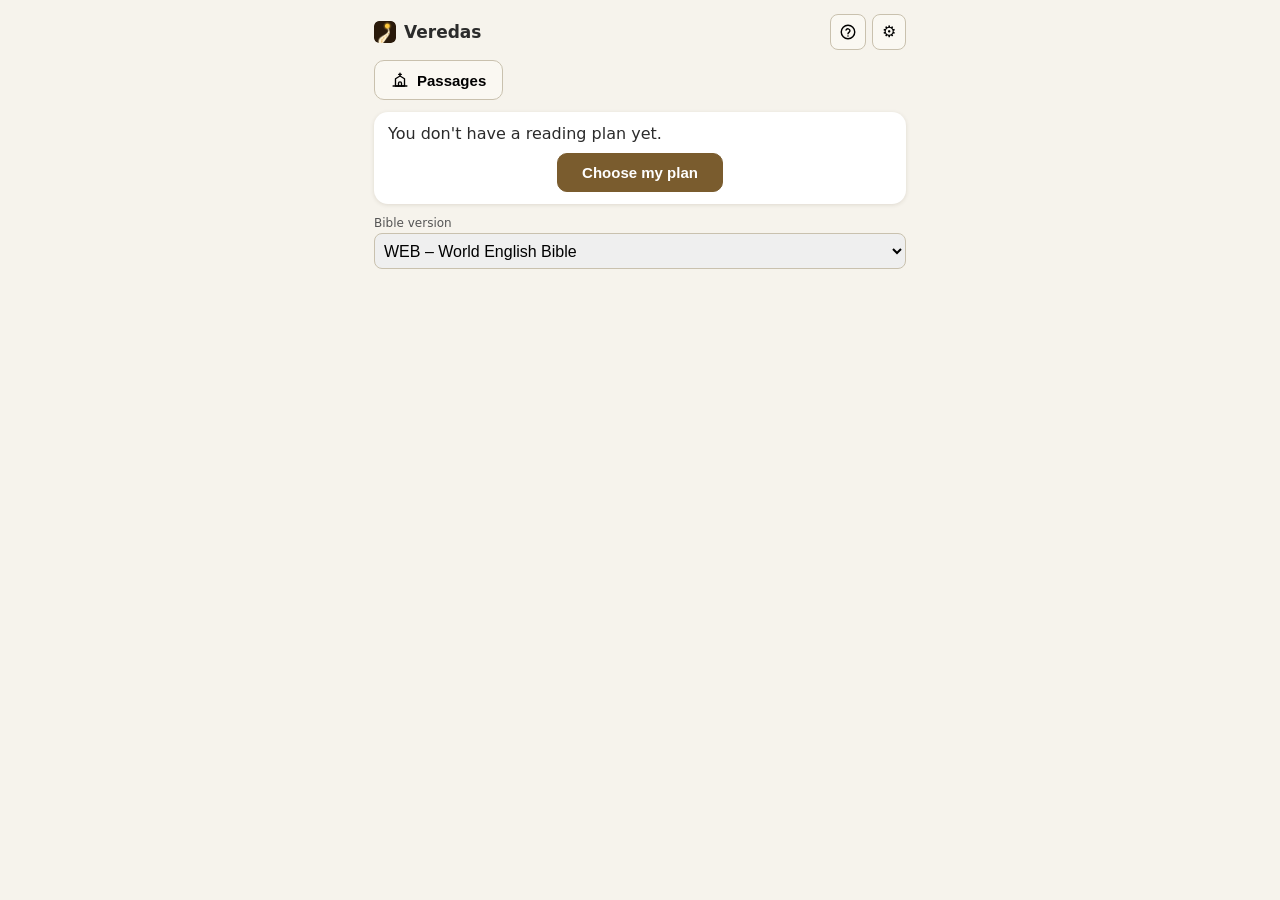
<file: app/index.html>
<!DOCTYPE html>
<html lang="pt-BR">
<head>
<meta name="viewport" content="width=device-width, initial-scale=1, viewport-fit=cover">
<meta name="apple-mobile-web-app-capable" content="yes">
<meta name="mobile-web-app-capable" content="yes">
<meta name="apple-mobile-web-app-title" content="Veredas">
<meta name="apple-mobile-web-app-status-bar-style" content="default">
<meta name="theme-color" content="#7a5c2e">
<link rel="apple-touch-icon" sizes="180x180" href="icons/app-180.png">
<link rel="icon" type="image/png" sizes="32x32" href="icons/favicon-32.png">
<link rel="manifest" href="manifest.webmanifest">

  <meta charset="UTF-8">
  <link rel="stylesheet" href="popup.css">
<title>Veredas</title>
<meta property="og:type" content="website">
<meta property="og:site_name" content="Veredas">
<meta property="og:title" content="Veredas">
<meta property="og:description" content="Plano de leitura da Bíblia e passagens para ler e compartilhar.">
<meta property="og:image" content="https://antonio-mundolivre.github.io/veredas/app/og.png">
<meta property="og:image:width" content="1200">
<meta property="og:image:height" content="630">
<meta name="twitter:card" content="summary_large_image">
<link rel="stylesheet" href="web.css">
</head>
<body class="home-page">
  <div class="head">
    <h1><img class="logo" src="icons/icon96.png" alt="">Veredas</h1>
    <div class="headbtns">
      <button id="openHelp" class="icon" title="Ajuda" aria-label="Ajuda" data-i18n-title="popup.helpTip" data-i18n-aria-label="popup.helpTip"><svg viewBox="0 0 24 24" width="18" height="18" fill="none" stroke="currentColor" stroke-width="1.9" stroke-linecap="round" stroke-linejoin="round" aria-hidden="true"><circle cx="12" cy="12" r="9"/><path d="M9.4 9.4a2.7 2.7 0 0 1 5.2 1c0 1.8-2.6 2.3-2.6 3.9"/><path d="M12 17.4h.01"/></svg></button>
      <button id="openOptions" class="icon" title="Configurar plano de leitura" data-i18n-title="popup.optionsTip">⚙</button>
    </div>
  </div>

  <div class="toprow">
    <button id="openToday" class="primary" hidden><svg class="ico" viewBox="0 0 24 24" width="18" height="18" fill="none" stroke="currentColor" stroke-width="1.8" stroke-linecap="round" stroke-linejoin="round" aria-hidden="true"><path d="M12 6.8C10.3 5.3 7.8 4.6 3.5 4.6v12.9c4.3 0 6.8.7 8.5 2.2 1.7-1.5 4.2-2.2 8.5-2.2V4.6c-4.3 0-6.8.7-8.5 2.2z"/><path d="M12 6.8v12.9"/></svg><span data-i18n="popup.openToday">Leitura de hoje</span></button>
    <button id="openCulto"><svg class="ico" viewBox="0 0 24 24" width="18" height="18" fill="none" stroke="currentColor" stroke-width="1.8" stroke-linecap="round" stroke-linejoin="round" aria-hidden="true"><path d="M12 2.8v3.6M10.3 4.5h3.4"/><path d="M12 6.6 6 10.4V20h12v-9.6z"/><path d="M10 20v-3.6a2 2 0 0 1 4 0V20"/><path d="M2.8 20h18.4"/></svg><span data-i18n="popup.passages">Passagens</span></button>
  </div>

  <section id="empty" class="card" hidden>
    <p data-i18n="popup.noPlan">Você ainda não tem um plano de leitura.</p>
    <button id="startSetup" class="primary wide" data-i18n="popup.choosePlan">Escolher meu plano</button>
  </section>

  <div id="cards"></div>

  <label class="ver"><span data-i18n="popup.bibleVersion">Versão da Bíblia</span>
    <select id="version"></select>
  </label>

  <script src="web-shim.js"></script>
  <script src="bible-data.js"></script>
  <script src="lang/books.js"></script>
  <script src="i18n.js"></script>
  <script src="lang/pt.js"></script>
  <script src="lang/en.js"></script>
  <script src="lang/es.js"></script>
  <script src="lang/fr.js"></script>
  <script src="lang/de.js"></script>
  <script src="state.js"></script>
  <script src="popup.js"></script>
</body>
</html>
</file>
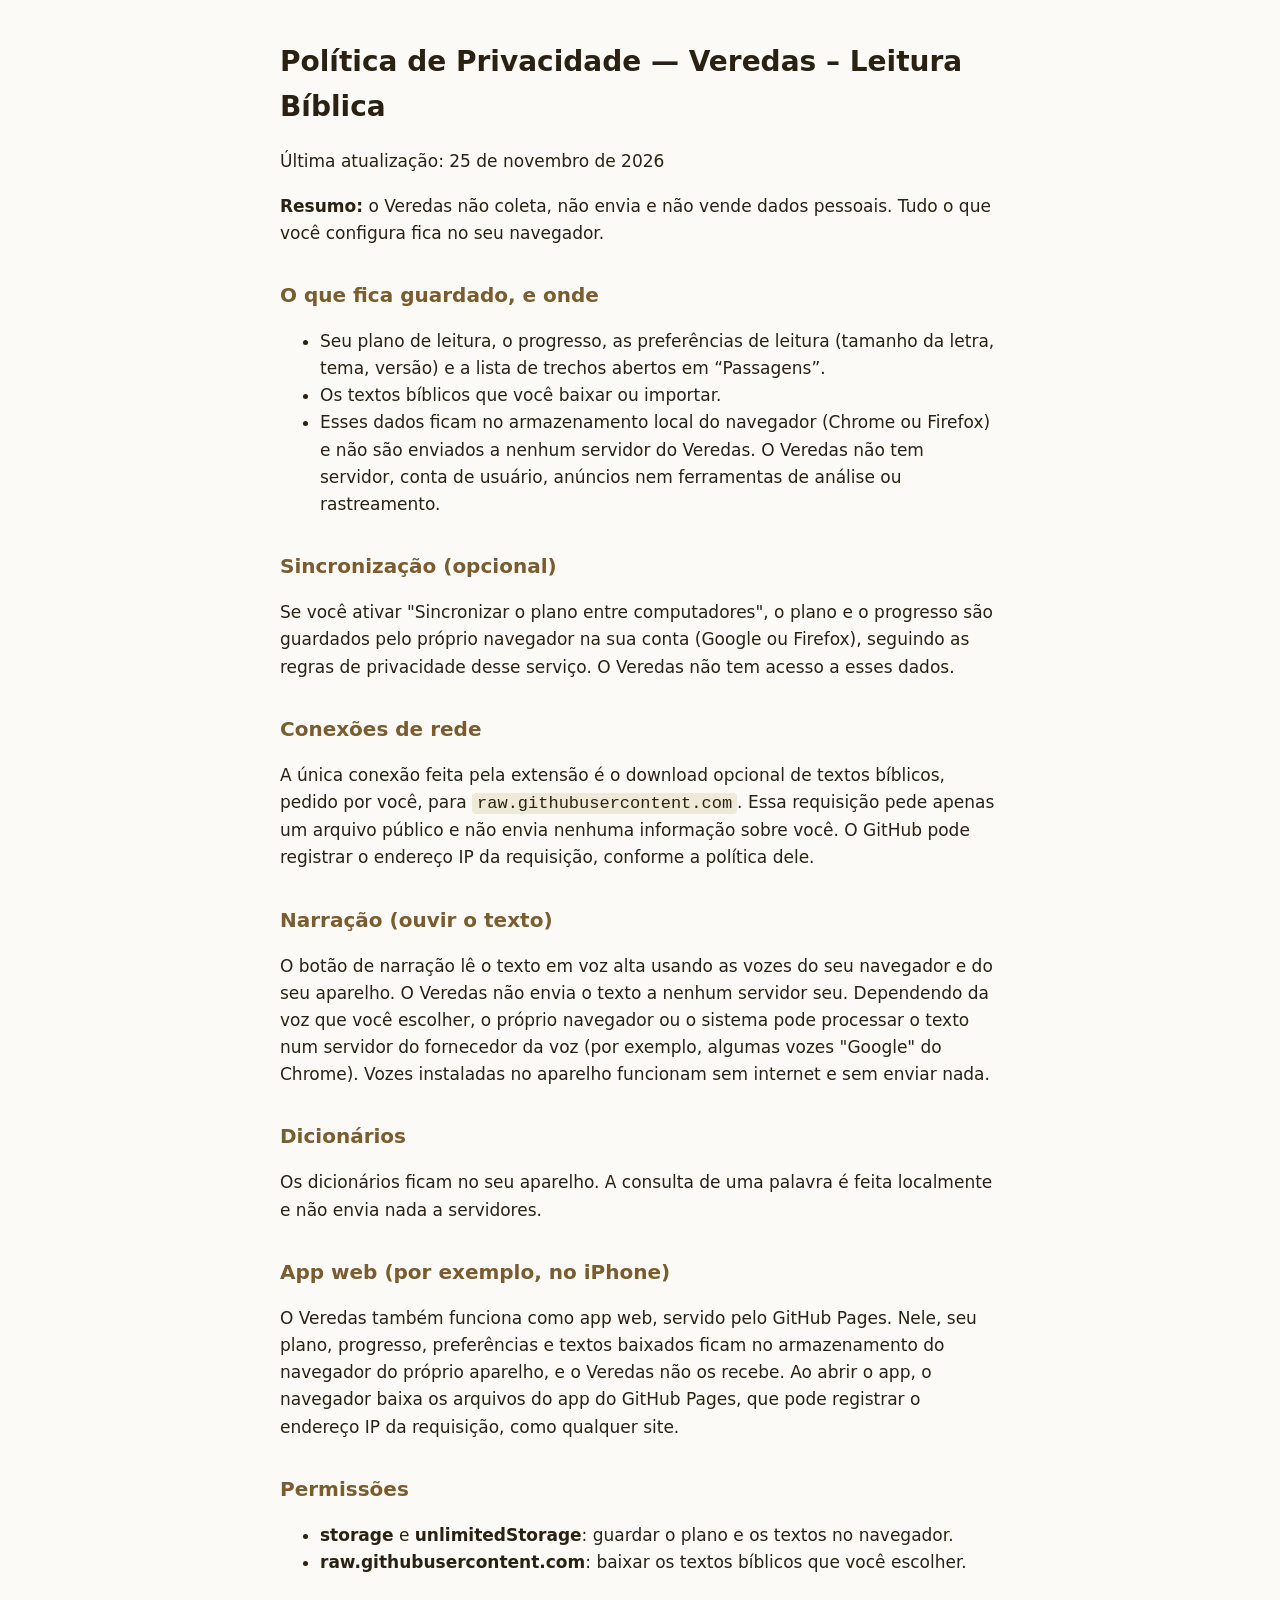
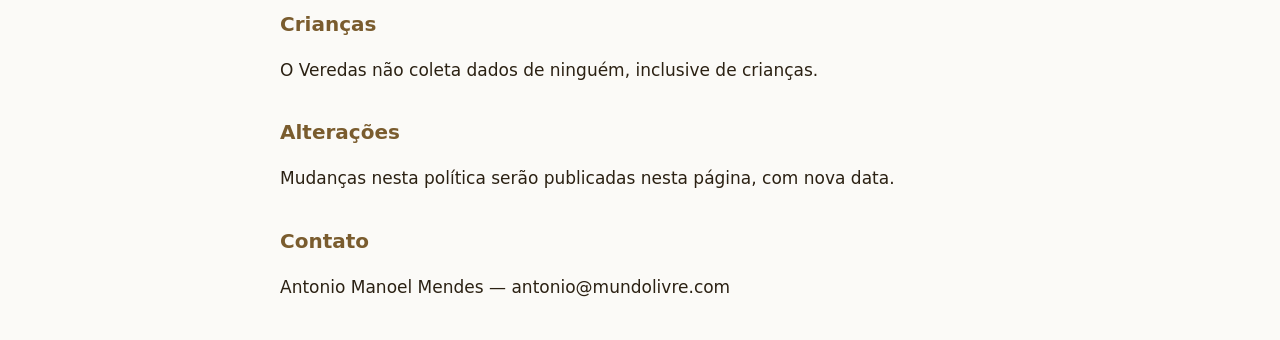
<file: privacidade.html>
<!DOCTYPE html>
<html lang="pt-BR"><head><meta charset="UTF-8"><meta name="viewport" content="width=device-width, initial-scale=1">
<title>Política de Privacidade — Veredas</title>
<style>body{font:17px/1.6 system-ui,sans-serif;max-width:720px;margin:40px auto;padding:0 20px;color:#2b2113;background:#fbfaf7}h1{font-size:28px}h2{font-size:20px;margin-top:1.6em;color:#7a5c2e}code{background:#efe9d8;padding:1px 5px;border-radius:4px}</style>
</head><body>
<h1>Política de Privacidade — Veredas – Leitura Bíblica</h1>
<p>Última atualização: 25 de novembro de 2026</p>
<p><strong>Resumo:</strong> o Veredas não coleta, não envia e não vende dados pessoais. Tudo o que você configura fica no seu navegador.</p>
<h2>O que fica guardado, e onde</h2>
<ul>
<li>Seu plano de leitura, o progresso, as preferências de leitura (tamanho da letra, tema, versão) e a lista de trechos abertos em “Passagens”.</li>
<li>Os textos bíblicos que você baixar ou importar.</li>
<li>Esses dados ficam no armazenamento local do navegador (Chrome ou Firefox) e não são enviados a nenhum servidor do Veredas. O Veredas não tem servidor, conta de usuário, anúncios nem ferramentas de análise ou rastreamento.</li>
</ul>
<h2>Sincronização (opcional)</h2>
<p>Se você ativar &quot;Sincronizar o plano entre computadores&quot;, o plano e o progresso são guardados pelo próprio navegador na sua conta (Google ou Firefox), seguindo as regras de privacidade desse serviço. O Veredas não tem acesso a esses dados.</p>
<h2>Conexões de rede</h2>
<p>A única conexão feita pela extensão é o download opcional de textos bíblicos, pedido por você, para <code>raw.githubusercontent.com</code>. Essa requisição pede apenas um arquivo público e não envia nenhuma informação sobre você. O GitHub pode registrar o endereço IP da requisição, conforme a política dele.</p>
<h2>Narração (ouvir o texto)</h2>
<p>O botão de narração lê o texto em voz alta usando as vozes do seu navegador e do seu aparelho. O Veredas não envia o texto a nenhum servidor seu. Dependendo da voz que você escolher, o próprio navegador ou o sistema pode processar o texto num servidor do fornecedor da voz (por exemplo, algumas vozes &quot;Google&quot; do Chrome). Vozes instaladas no aparelho funcionam sem internet e sem enviar nada.</p>
<h2>Dicionários</h2>
<p>Os dicionários ficam no seu aparelho. A consulta de uma palavra é feita localmente e não envia nada a servidores.</p>
<h2>App web (por exemplo, no iPhone)</h2>
<p>O Veredas também funciona como app web, servido pelo GitHub Pages. Nele, seu plano, progresso, preferências e textos baixados ficam no armazenamento do navegador do próprio aparelho, e o Veredas não os recebe. Ao abrir o app, o navegador baixa os arquivos do app do GitHub Pages, que pode registrar o endereço IP da requisição, como qualquer site.</p>
<h2>Permissões</h2>
<ul>
<li><strong>storage</strong> e <strong>unlimitedStorage</strong>: guardar o plano e os textos no navegador.</li>
<li><strong>raw.githubusercontent.com</strong>: baixar os textos bíblicos que você escolher.</li>
</ul>
<h2>Crianças</h2>
<p>O Veredas não coleta dados de ninguém, inclusive de crianças.</p>
<h2>Alterações</h2>
<p>Mudanças nesta política serão publicadas nesta página, com nova data.</p>
<h2>Contato</h2>
<p>Antonio Manoel Mendes — antonio@mundolivre.com</p>
</body></html>
</file>
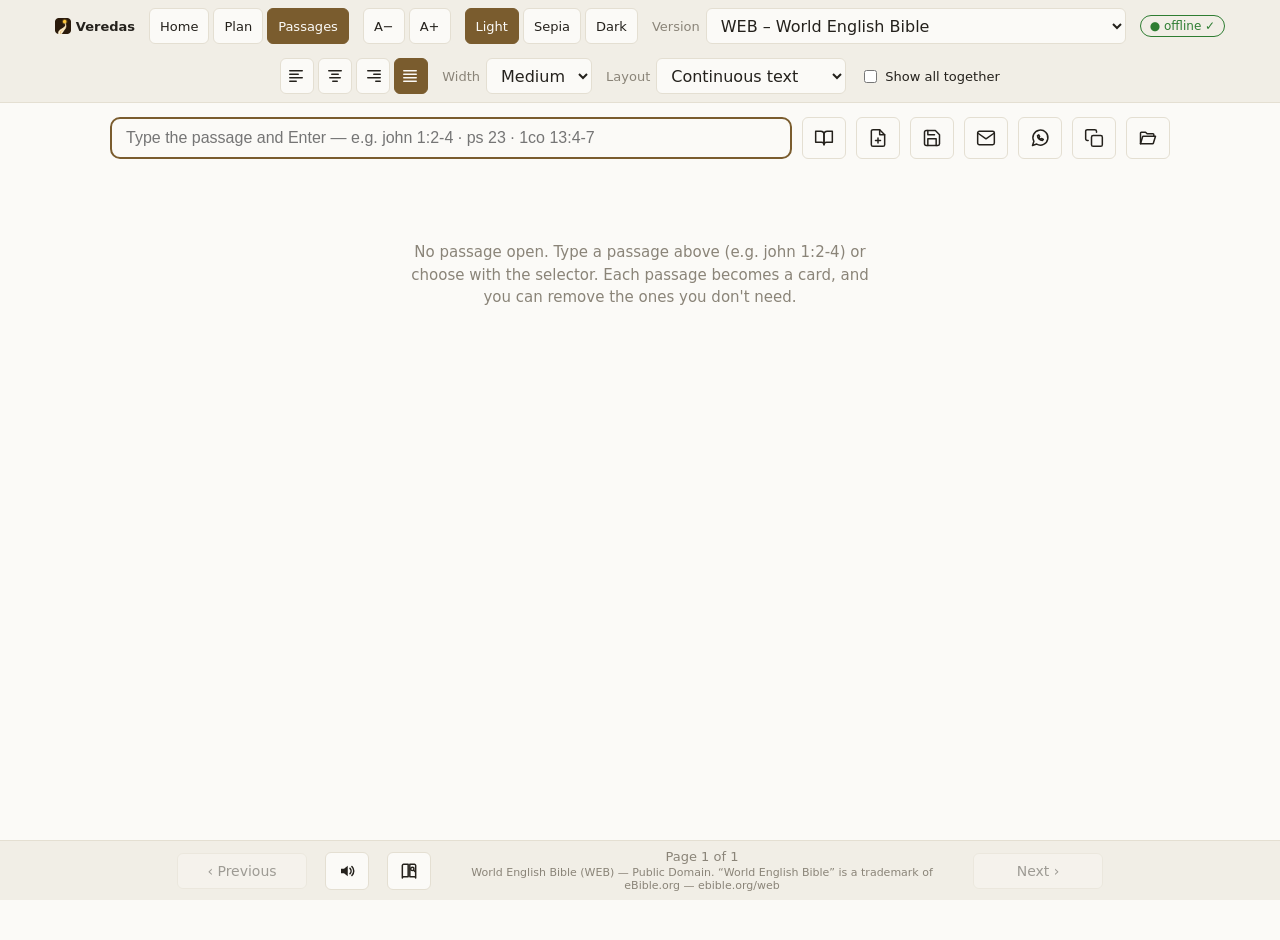
<file: app/culto.html>
<!DOCTYPE html>
<html lang="pt-BR" data-theme="light">
<head>
<meta name="viewport" content="width=device-width, initial-scale=1, viewport-fit=cover">
<meta name="apple-mobile-web-app-capable" content="yes">
<meta name="mobile-web-app-capable" content="yes">
<meta name="apple-mobile-web-app-title" content="Veredas">
<meta name="apple-mobile-web-app-status-bar-style" content="default">
<meta name="theme-color" content="#7a5c2e">
<link rel="apple-touch-icon" sizes="180x180" href="icons/app-180.png">
<link rel="icon" type="image/png" sizes="32x32" href="icons/favicon-32.png">
<link rel="manifest" href="manifest.webmanifest">

  <meta charset="UTF-8">
  <title>Veredas · Passagens</title>
  <link rel="stylesheet" href="reader.css">
  <link rel="stylesheet" href="dict.css">
  <link rel="stylesheet" href="culto.css">
<meta property="og:type" content="website">
<meta property="og:site_name" content="Veredas">
<meta property="og:title" content="Veredas · Passagens">
<meta property="og:description" content="Plano de leitura da Bíblia e passagens para ler e compartilhar.">
<meta property="og:image" content="https://antonio-mundolivre.github.io/veredas/app/og.png">
<meta property="og:image:width" content="1200">
<meta property="og:image:height" content="630">
<meta name="twitter:card" content="summary_large_image">
<link rel="stylesheet" href="web.css">
</head>
<body data-mode="lines">
  <div class="toolbar">
    <span class="brand"><img class="logo" src="icons/icon48.png" alt="">Veredas</span>
    <div class="group nav"><button id="goReader" data-i18n="common.nav.plan">Plano</button><button class="active" disabled data-i18n="common.nav.passages">Passagens</button></div>
    <div class="group">
      <button id="sizeDown" title="Diminuir letra" data-i18n-title="common.size.down">A−</button>
      <button id="sizeUp" title="Aumentar letra" data-i18n-title="common.size.up">A+</button>
    </div>
    <div class="group">
      <button data-theme-btn="light" data-i18n="common.theme.light">Claro</button>
      <button data-theme-btn="sepia" data-i18n="common.theme.sepia">Sépia</button>
      <button data-theme-btn="dark" data-i18n="common.theme.dark">Escuro</button>
    </div>
    <label><span data-i18n="common.version">Versão</span> <select id="version"></select></label>
    <span id="offbadge" class="badge"></span>
    <div class="group align" id="alignGroup"></div>
    <label><span data-i18n="common.width">Largura</span>
      <select id="width">
        <option value="26" data-i18n="common.width.narrow">Estreita</option>
        <option value="32" data-i18n="common.width.medium">Média</option>
        <option value="40" data-i18n="common.width.wide">Larga</option>
      </select>
    </label>
    <label><span data-i18n="common.layout">Layout</span>
      <select id="mode">
        <option value="lines" data-i18n="common.layout.lines">Um versículo por linha</option>
        <option value="flow" data-i18n="common.layout.flow">Texto corrido</option>
      </select>
    </label>
    <label class="inl"><input type="checkbox" id="allView"> <span data-i18n="culto.allView">Ver todos juntos</span></label>
  </div>

  <div class="finder">
    <div class="qline">
      <input id="q" autocomplete="off" spellcheck="false"
             placeholder="Digite a passagem e Enter — ex.: jo 1:2-4 · sl 23 · 1co 13:4-7"
             data-i18n-placeholder="culto.q.placeholder">
      <button id="booksBtn" class="ib" aria-label="Nova passagem: escolher o livro" title="Nova passagem (escolher livro e capítulo)" data-i18n-aria-label="culto.booksBtn.aria" data-i18n-title="culto.booksBtn.tip"></button>
      <button id="newBtn" class="ib" aria-label="Novo" title="Novo: começar uma lista vazia (dá para desfazer)" data-i18n-aria-label="culto.newBtn.aria" data-i18n-title="culto.newBtn.tip"></button>
      <button id="saveBtn" class="ib" aria-label="Guardar" title="Guardar estas passagens" data-i18n-aria-label="culto.saveBtn.aria" data-i18n-title="culto.saveBtn.tip"></button>
      <button id="mailBtn" class="ib" aria-label="Enviar por e-mail" title="Enviar estas passagens por e-mail" data-i18n-aria-label="culto.shareMail.aria" data-i18n-title="culto.shareMail.tip"></button>
      <button id="waBtn" class="ib" aria-label="Enviar por WhatsApp" title="Enviar estas passagens por WhatsApp" data-i18n-aria-label="culto.shareWa.aria" data-i18n-title="culto.shareWa.tip"></button>
      <button id="socialBtn" class="ib" aria-label="Copiar para redes sociais" title="Copiar estas passagens para postar nas redes sociais" data-i18n-aria-label="culto.shareSocial.aria" data-i18n-title="culto.shareSocial.tip"></button>
      <button id="readBtn" class="ib" aria-label="Abrir" title="Abrir passagens guardadas" data-i18n-aria-label="culto.readBtn.aria" data-i18n-title="culto.readBtn.tip"></button>
    </div>
    <div id="qmsg" class="qmsg"></div>
    <div id="tabs" class="tabs"></div>
    <div id="cardbar" class="cardbar" hidden></div>
    <div id="panel" class="panel" hidden></div>
  </div>

  <div id="picker" class="pickov" hidden></div>

  <div id="pager"><main id="content"></main></div>

  <div class="narrbar" id="narrbar" hidden>
    <button id="narrPrev" type="button"></button><button id="narrStop" type="button"></button><button id="narrNext" type="button"></button>
    <span id="narrInfo" class="narrinfo"></span>
    <select id="narrRate"><option value="0.7">0,7×</option><option value="0.85">0,85×</option><option value="1">1×</option><option value="1.15">1,15×</option><option value="1.3">1,3×</option><option value="1.5">1,5×</option></select>
  </div>

  <div class="pagebar">
    <button id="prev" data-i18n="common.prev">‹ Anterior</button>
    <button id="narrBtn" class="narrbtn" type="button" hidden></button>
    <button id="dictBtn" class="dictbtn" type="button" hidden></button>
    <div class="mid"><div id="pageinfo"></div><div id="credit" class="credit"></div></div>
    <button id="next" data-i18n="common.next">Próxima ›</button>
  </div>

  <script src="web-shim.js"></script>
  <script src="bible-data.js"></script>
  <script src="lang/books.js"></script>
  <script src="i18n.js"></script>
  <script src="lang/pt.js"></script>
  <script src="lang/en.js"></script>
  <script src="lang/es.js"></script>
  <script src="lang/fr.js"></script>
  <script src="lang/de.js"></script>
  <script src="state.js"></script>
  <script src="source.js"></script>
  <script src="share.js"></script>
  <script src="qr.js"></script>
  <script src="socialimg.js"></script>
  <script src="pager.js"></script>
  <script src="selah.js"></script>
  <script src="wake.js"></script>
  <script src="narrator.js"></script>
  <script src="dict.js"></script>
  <script src="culto.js"></script>
</body>
</html>
</file>
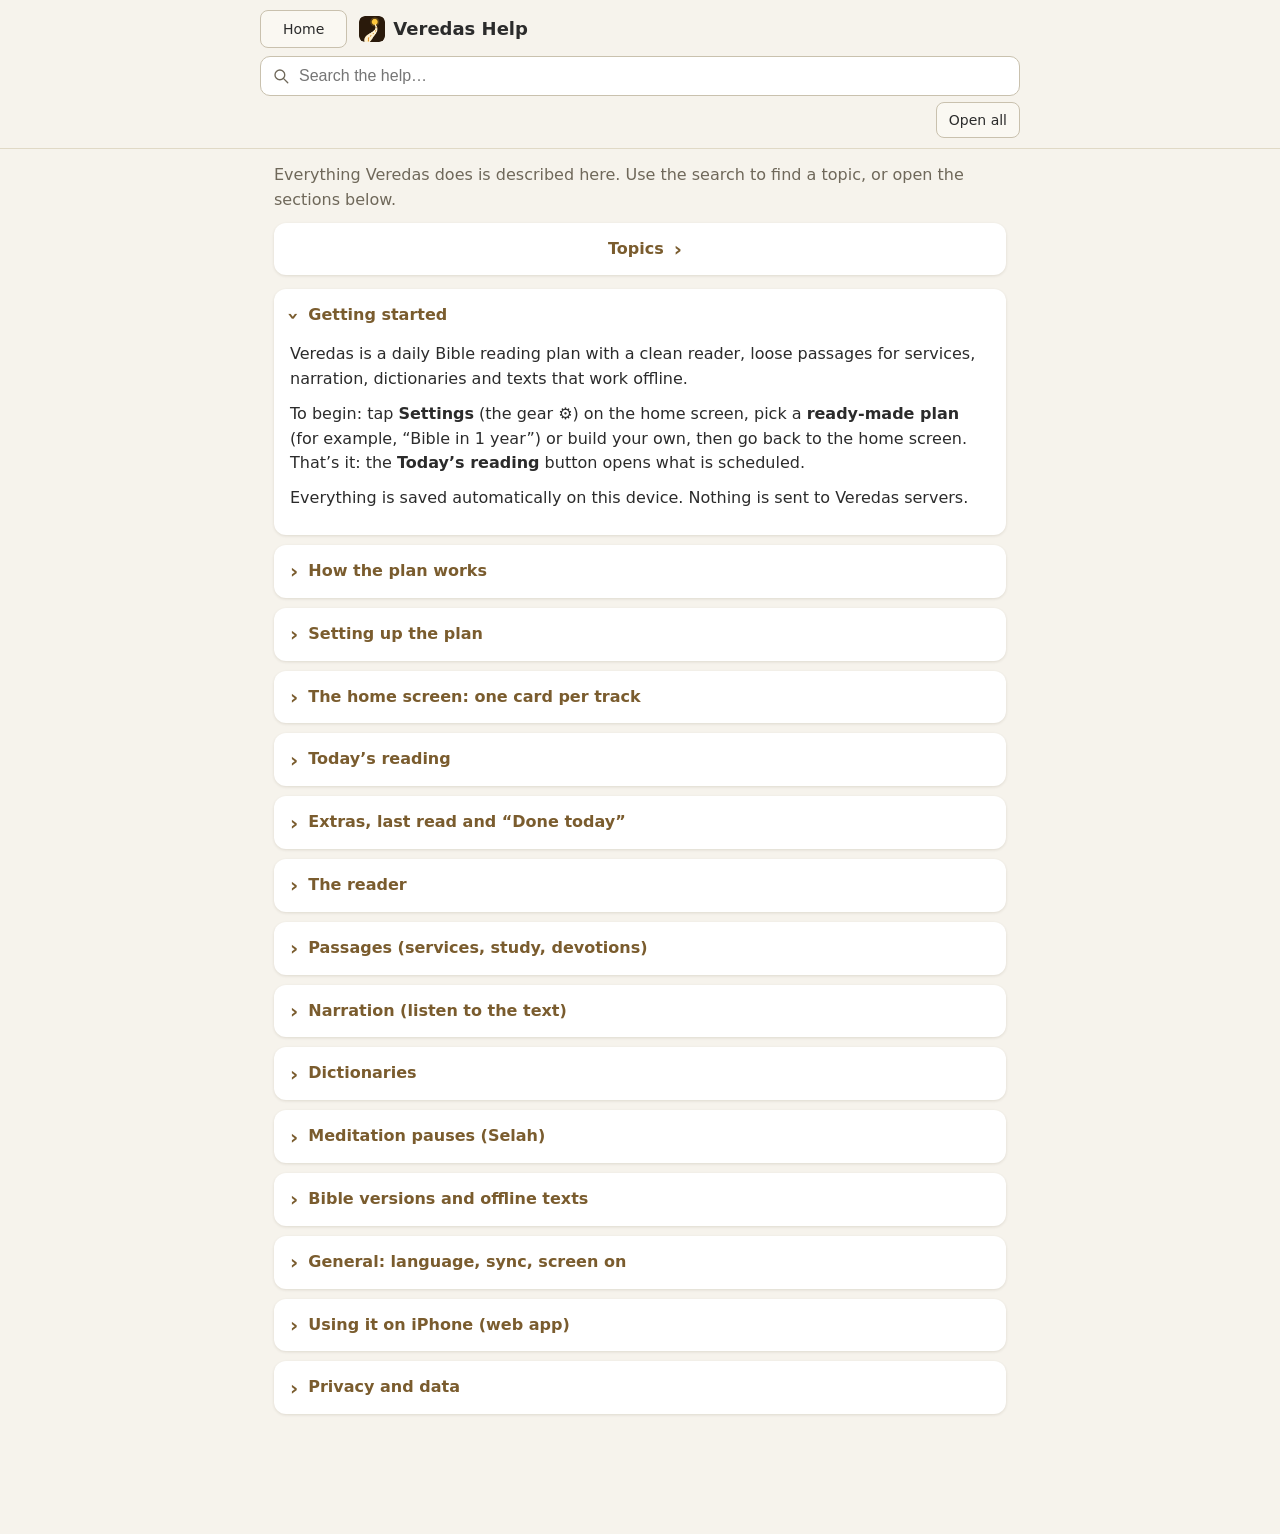
<file: app/help.html>
<!DOCTYPE html>
<html lang="pt-BR">
<head>
<meta name="viewport" content="width=device-width, initial-scale=1, viewport-fit=cover">
<meta name="apple-mobile-web-app-capable" content="yes">
<meta name="mobile-web-app-capable" content="yes">
<meta name="apple-mobile-web-app-title" content="Veredas">
<meta name="apple-mobile-web-app-status-bar-style" content="default">
<meta name="theme-color" content="#7a5c2e">
<link rel="apple-touch-icon" sizes="180x180" href="icons/app-180.png">
<link rel="icon" type="image/png" sizes="32x32" href="icons/favicon-32.png">
<link rel="manifest" href="manifest.webmanifest">

  <meta charset="UTF-8">
  <title data-i18n="help.title">Ajuda do Veredas</title>
  <link rel="stylesheet" href="help.css">
<title>Veredas</title>
<meta property="og:type" content="website">
<meta property="og:site_name" content="Veredas">
<meta property="og:title" content="Veredas">
<meta property="og:description" content="Plano de leitura da Bíblia e passagens para ler e compartilhar.">
<meta property="og:image" content="https://antonio-mundolivre.github.io/veredas/app/og.png">
<meta property="og:image:width" content="1200">
<meta property="og:image:height" content="630">
<meta name="twitter:card" content="summary_large_image">
<link rel="stylesheet" href="web.css">
</head>
<body>
<header class="top">
  <div class="bar">
    <button id="home" type="button" data-i18n="web.home">Início</button>
    <h1><img class="logo" src="icons/icon96.png" alt=""><span data-i18n="help.title">Ajuda do Veredas</span></h1>
  </div>
  <div class="searchrow">
    <div class="sbox">
      <svg class="ico" viewBox="0 0 24 24" width="18" height="18" fill="none" stroke="currentColor" stroke-width="1.8" stroke-linecap="round" stroke-linejoin="round" aria-hidden="true"><circle cx="10.5" cy="10.5" r="6.5"/><path d="M15.5 15.5 21 21"/></svg>
      <input id="q" type="search" autocomplete="off" spellcheck="false" placeholder="Pesquisar na ajuda…" data-i18n-placeholder="help.search" data-i18n-aria-label="help.searchAria" aria-label="Pesquisar na ajuda">
      <button id="clear" type="button" hidden data-i18n-aria-label="help.clear" aria-label="Limpar pesquisa">×</button>
    </div>
    <div class="meta"><span id="count" role="status" aria-live="polite"></span><button id="toggleAll" type="button" data-i18n="help.expand">Abrir tudo</button></div>
  </div>
</header>
<main>
  <p id="intro" class="intro" data-i18n="help.intro"></p>
  <details id="tocbox" class="tocbox">
    <summary data-i18n="help.toc">Contextos</summary>
    <nav id="toc" class="toc"></nav>
  </details>
  <div id="sections"></div>
  <p id="none" class="none" hidden data-i18n="help.none"></p>
</main>
<script src="web-shim.js"></script>
  <script src="bible-data.js"></script>
<script src="lang/books.js"></script>
<script src="i18n.js"></script>
<script src="lang/pt.js"></script>
<script src="lang/en.js"></script>
<script src="lang/es.js"></script>
<script src="lang/fr.js"></script>
<script src="lang/de.js"></script>
<script src="help.js"></script>
</body>
</html>
</file>
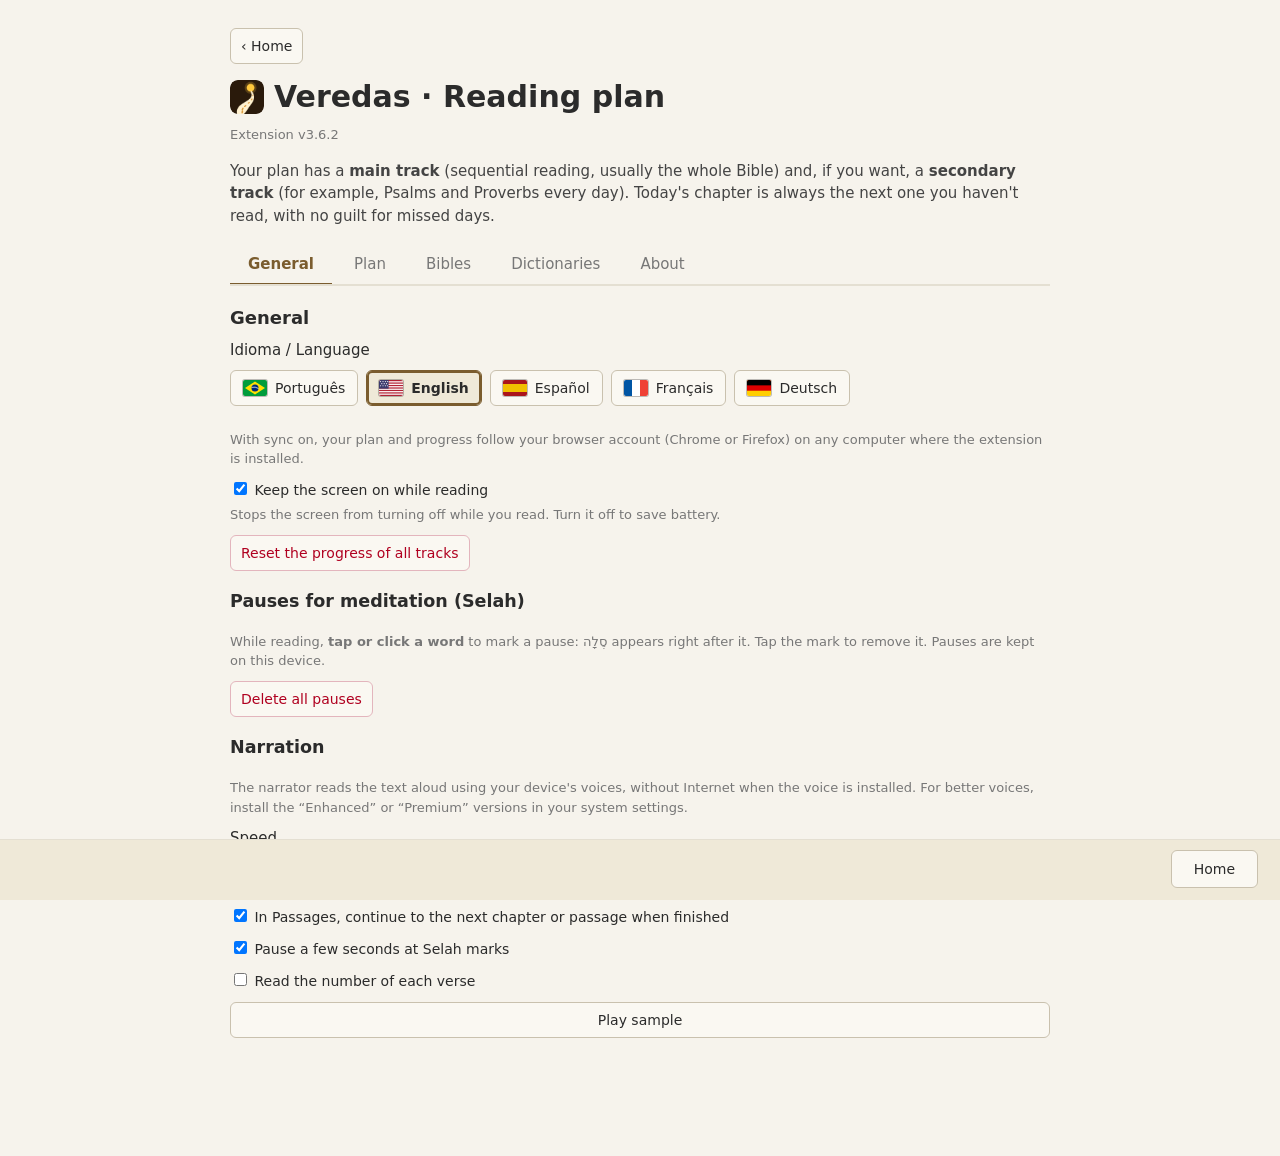
<file: app/options.html>
<!DOCTYPE html>
<html lang="pt-BR">
<head>
<meta name="viewport" content="width=device-width, initial-scale=1, viewport-fit=cover">
<meta name="apple-mobile-web-app-capable" content="yes">
<meta name="mobile-web-app-capable" content="yes">
<meta name="apple-mobile-web-app-title" content="Veredas">
<meta name="apple-mobile-web-app-status-bar-style" content="default">
<meta name="theme-color" content="#7a5c2e">
<link rel="apple-touch-icon" sizes="180x180" href="icons/app-180.png">
<link rel="icon" type="image/png" sizes="32x32" href="icons/favicon-32.png">
<link rel="manifest" href="manifest.webmanifest">

  <meta charset="UTF-8">
  <title data-i18n="options.title">Veredas – Configurações</title>
  <link rel="stylesheet" href="options.css">
<title>Veredas</title>
<meta property="og:type" content="website">
<meta property="og:site_name" content="Veredas">
<meta property="og:title" content="Veredas">
<meta property="og:description" content="Plano de leitura da Bíblia e passagens para ler e compartilhar.">
<meta property="og:image" content="https://antonio-mundolivre.github.io/veredas/app/og.png">
<meta property="og:image:width" content="1200">
<meta property="og:image:height" content="630">
<meta name="twitter:card" content="summary_large_image">
<link rel="stylesheet" href="web.css">
</head>
<body>
<main>
  <h1><img class="logo" src="icons/icon96.png" alt=""><span data-i18n="options.h1">Veredas · Plano de leitura</span></h1>
  <div id="ver" class="hint"></div>
  <p class="lead" data-orich="options.lead">Seu plano tem uma <b>trilha principal</b> (a leitura sequencial, em geral a Bíblia toda) e, se quiser, uma <b>trilha secundária</b> (por exemplo, Salmos e Provérbios todos os dias).
    O capítulo de hoje é sempre o próximo que falta, sem cobrança por dias perdidos.</p>

  <nav class="tabs" id="tabs" role="tablist">
    <button role="tab" data-go="geral" data-i18n="options.tabGeneral">Geral</button>
    <button role="tab" data-go="plano" data-i18n="options.tabPlan">Plano</button>
    <button role="tab" data-go="biblias" data-i18n="options.tabBibles">Bíblias</button>
    <button role="tab" data-go="dicionarios" data-i18n="options.tabDicts">Dicionários</button>
    <button role="tab" data-go="sobre" data-i18n="options.tabAbout">Sobre</button>
  </nav>

  <section data-tab="plano">
    <h2 data-i18n="options.templatesTitle">Modelos prontos</h2>
    <p class="hint" data-i18n="options.templatesHint">Escolha um modelo como ponto de partida e ajuste abaixo. As alterações são salvas automaticamente.</p>
    <div id="templates" class="grid"></div>
  </section>

  <section id="mainSection" data-tab="plano">
    <h2 data-i18n="options.mainTitle">1. Trilha principal</h2>
    <div id="main"></div>
  </section>

  <section id="secSection" data-tab="plano">
    <h2 data-i18n="options.secTitle">2. Trilha secundária (opcional)</h2>
    <div id="sec"></div>
  </section>

  <section data-tab="biblias">
    <h2 data-i18n="options.generalVersion">Versão da Bíblia</h2>
    <label class="field"><select id="gversion"></select></label>
  </section>

  <section id="offlineSection" data-tab="biblias">
    <h2 data-i18n="options.offTitle">Textos offline</h2>
    <p class="hint" data-orich="options.offHint1">Baixe as versões que você usa para ler <b>sem internet</b> (cerca de 4 a 5 MB cada). Para usar sem conexão (no culto, por exemplo), o ideal é baixar antes e marcar “somente textos baixados”. </p>
    <p class="hint notice" data-orich="options.offHint2"><b>Bíblia Livre (BLIVRE)</b> já vem na extensão, com licença que permite uso e redistribuição. As demais versões marcadas como <i>texto de terceiros</i> <b>não são distribuídas pelo Veredas</b>: o download é feito por você, direto de um repositório público do GitHub mantido por terceiros, que o Veredas não controla. O direito de uso desses textos pode pertencer às editoras; baixe e use somente o que você tem direito de usar.</p>
    <label class="inl"><input type="checkbox" id="offlineOnly"> <span data-i18n="options.offOnlyLabel">Usar somente textos baixados (nunca acessar a internet para ler)</span></label>
    <div id="offlineList"></div>
    <div class="trow">
      <button id="dlAll" data-i18n="options.dlAll">Baixar todas as disponíveis</button>
      <button id="importNew" data-i18n="options.importNew">Importar outra versão (arquivo)…</button>
      <input type="file" id="fileIn" accept=".json,application/json" hidden>
    </div>
    <p id="offMsg" class="hint"></p>
  </section>

  <section id="dictSection" data-tab="dicionarios">
    <h2 data-i18n="options.dictTitle">Dicionários</h2>
    <p class="hint" data-i18n="options.dictHint">Com o botão do livro ligado (no rodapé da leitura), toque numa palavra: o Veredas procura primeiro no dicionário marcado como “Consultar primeiro”. Se a palavra não estiver nele, procura nos outros dicionários que estiverem em uso. Se estiver em mais de um, o cartão mostra o primeiro e oferece “Ver também em…”.</p>
    <div class="fontrow"><label><span data-i18n="options.dictFontLabel">Fonte do cartão</span> <select id="dictFont"></select></label></div>
    <p id="dictFontSample" class="dictsample" data-i18n="options.dictFontSample">Exaltar: elevar a uma posição de honra; engrandecer; louvar.</p>
    <p class="hint" data-i18n="options.dictFontHint">Fonte das letras do cartão do dicionário.</p>
    <div id="dictList"></div>
    <p class="hint" data-i18n="options.dictImportHint">Para acrescentar um dicionário seu, escolha um arquivo no formato “pacote de dicionário” (.json), descrito em PACOTE-DE-DICIONARIO.md. Ele vale só para o idioma indicado no arquivo e fica guardado neste aparelho. Use apenas conteúdo que você tem direito de usar.</p>
    <div class="trow">
      <button id="dictImport" data-i18n="options.dictImport">Adicionar dicionário (arquivo .json)…</button>
      <input type="file" id="dictFile" accept=".json,application/json" hidden>
    </div>
    <p id="dictMsg" class="hint"></p>
  </section>

  <section data-tab="geral">
    <h2 data-i18n="options.generalTitle">Geral</h2>
    <div class="field wide"><span id="glangLabel" data-i18n="options.langLabel">Idioma / Language</span>
      <div id="glang" class="langs" role="radiogroup" aria-labelledby="glangLabel"></div>
    </div>
    <label class="inl"><input type="checkbox" id="sync"> <span data-i18n="options.syncLabel">Sincronizar o plano entre computadores (usa a conta do navegador)</span></label>
    <p class="hint" data-i18n="options.syncHint">Com a sincronização ligada, o plano e o progresso acompanham a conta do seu navegador (Chrome ou Firefox) em qualquer computador onde a extensão estiver instalada.</p>
    <label class="inl"><input type="checkbox" id="keepAwake"> <span data-i18n="options.keepAwakeLabel">Manter a tela acesa durante a leitura</span></label>
    <p class="hint" data-i18n="options.keepAwakeHint">Evita que a tela apague enquanto você lê. Desligue para economizar bateria.</p>
    <button id="resetAll" class="danger" data-i18n="options.resetAll">Zerar o progresso de todas as trilhas</button>
    <h3 data-i18n="options.selahTitle">Pausas para meditação (Selá)</h3>
    <p class="hint" data-orich="options.selahHint">Durante a leitura, <b>toque ou clique numa palavra</b> para marcar uma pausa: aparece <span lang="he" dir="rtl">סֶלָה</span> logo depois dela. Toque na marca para tirá-la. As pausas ficam guardadas neste aparelho.</p>
    <button id="clearSelah" class="danger" data-i18n="options.selahClear">Apagar todas as pausas</button>
    <h3 data-i18n="options.narrTitle">Narração</h3>
    <p class="hint" data-i18n="options.narrHint">O narrador lê o texto em voz alta com as vozes do aparelho.</p>
    <div id="narrBox">
      <div class="field"><span data-i18n="options.narrRate">Velocidade</span>
        <div class="rateline"><input id="narrRate" type="range" min="0.6" max="1.5" step="0.05" value="1"><output id="narrRateOut">1×</output></div>
      </div>
      <div id="narrVoices"></div>
      <label class="inl"><input type="checkbox" id="narrAuto"> <span data-i18n="options.narrAuto">Seguir para o próximo capítulo ao terminar</span></label>
      <label class="inl"><input type="checkbox" id="narrSelah"> <span data-i18n="options.narrSelah">Pausar nas marcas do Selá</span></label>
      <label class="inl"><input type="checkbox" id="narrNums"> <span data-i18n="options.narrNums">Falar o número de cada versículo</span></label>
      <button id="narrTest" type="button" data-i18n="options.narrTest">Ouvir amostra</button>
    </div>
  </section>

  <section id="about" data-tab="sobre">
    <h2 data-i18n="options.aboutTitle">Sobre e créditos</h2>
    <p class="hint" data-i18n="options.aboutP1">Veredas — plano de leitura bíblica, leitor limpo e passagens avulsas. Todos os dados (plano, progresso e textos baixados) ficam somente neste navegador; nada é enviado a servidores do Veredas.</p>
    <p class="hint" data-orich="options.aboutP2"><b>Bíblia Livre (BLIVRE)</b>, Almeida 1819 revisada em 2018, por Diego Santos, Mario Sérgio e Marco Teles, licença <a href="https://creativecommons.org/licenses/by/4.0/" target="_blank" rel="noopener">Creative Commons Atribuição 4.0</a>. Obra original: sites.google.com/site/biblialivre (fevereiro de 2018), edição Textus Receptus; arquivo obtido em ebible.org/porbr2018. O texto foi convertido para o formato interno do Veredas (versículos sem numeração e sem marcação), sem alteração do conteúdo.</p>
    <p class="hint" data-orich="options.aboutP3"><b>World English Bible (WEB)</b>, domínio público.</p>
    <p class="hint" data-orich="options.aboutP4"></p>
    <p class="hint" data-orich="options.aboutP5"></p>
    <p class="hint" data-orich="options.aboutP6"></p>
  </section>

  <div class="savebar">
    <span id="status"></span>
    <button id="home" data-i18n="web.home">Início</button>
  </div>
</main>
<script src="web-shim.js"></script>
  <script src="bible-data.js"></script>
  <script src="lang/books.js"></script>
  <script src="i18n.js"></script>
  <script src="lang/pt.js"></script>
  <script src="lang/en.js"></script>
  <script src="lang/es.js"></script>
  <script src="lang/fr.js"></script>
  <script src="lang/de.js"></script>
<script src="state.js"></script>
<script src="source.js"></script>
<script src="selah.js"></script>
<script src="narrator.js"></script>
<script src="dict.js"></script>
<script src="options.js"></script>
</body>
</html>
</file>
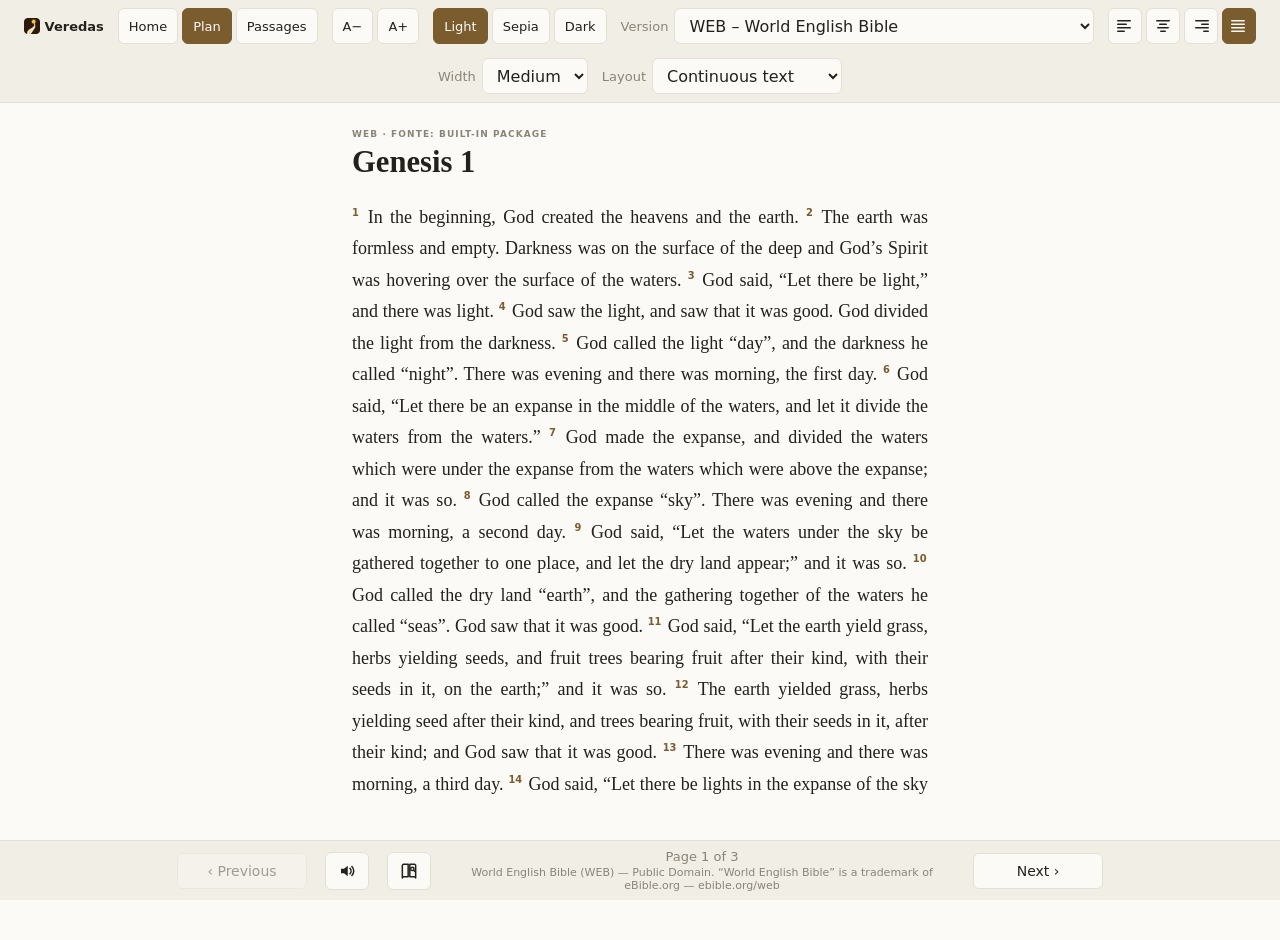
<file: app/reader.html>
<!DOCTYPE html>
<html lang="pt-BR" data-theme="light">
<head>
<meta name="viewport" content="width=device-width, initial-scale=1, viewport-fit=cover">
<meta name="apple-mobile-web-app-capable" content="yes">
<meta name="mobile-web-app-capable" content="yes">
<meta name="apple-mobile-web-app-title" content="Veredas">
<meta name="apple-mobile-web-app-status-bar-style" content="default">
<meta name="theme-color" content="#7a5c2e">
<link rel="apple-touch-icon" sizes="180x180" href="icons/app-180.png">
<link rel="icon" type="image/png" sizes="32x32" href="icons/favicon-32.png">
<link rel="manifest" href="manifest.webmanifest">

  <meta charset="UTF-8">
  <title>Veredas</title>
  <link rel="stylesheet" href="reader.css">
  <link rel="stylesheet" href="dict.css">
<meta property="og:type" content="website">
<meta property="og:site_name" content="Veredas">
<meta property="og:title" content="Veredas">
<meta property="og:description" content="Plano de leitura da Bíblia e passagens para ler e compartilhar.">
<meta property="og:image" content="https://antonio-mundolivre.github.io/veredas/app/og.png">
<meta property="og:image:width" content="1200">
<meta property="og:image:height" content="630">
<meta name="twitter:card" content="summary_large_image">
<link rel="stylesheet" href="web.css">
</head>
<body data-mode="lines">
  <div class="toolbar">
    <span class="brand"><img class="logo" src="icons/icon48.png" alt="">Veredas</span>
    <div class="group nav"><button class="active" disabled data-i18n="common.nav.plan">Plano</button><button id="goCulto" data-i18n="common.nav.passages">Passagens</button></div>
    <div class="group">
      <button id="sizeDown" title="Diminuir letra" data-i18n-title="common.size.down">A−</button>
      <button id="sizeUp" title="Aumentar letra" data-i18n-title="common.size.up">A+</button>
    </div>
    <div class="group">
      <button data-theme-btn="light" data-i18n="common.theme.light">Claro</button>
      <button data-theme-btn="sepia" data-i18n="common.theme.sepia">Sépia</button>
      <button data-theme-btn="dark" data-i18n="common.theme.dark">Escuro</button>
    </div>
    <label><span data-i18n="common.version">Versão</span>
      <select id="version"></select>
    </label>
    <div class="group align" id="alignGroup"></div>
    <label><span data-i18n="common.width">Largura</span>
      <select id="width">
        <option value="26" data-i18n="common.width.narrow">Estreita</option>
        <option value="32" data-i18n="common.width.medium">Média</option>
        <option value="40" data-i18n="common.width.wide">Larga</option>
      </select>
    </label>
    <label><span data-i18n="common.layout">Layout</span>
      <select id="mode">
        <option value="lines" data-i18n="common.layout.lines">Um versículo por linha</option>
        <option value="flow" data-i18n="common.layout.flow">Texto corrido</option>
      </select>
    </label>
  </div>

  <div id="pager"><main id="content"></main></div>

  <div class="narrbar" id="narrbar" hidden>
    <button id="narrPrev" type="button"></button><button id="narrStop" type="button"></button><button id="narrNext" type="button"></button>
    <span id="narrInfo" class="narrinfo"></span>
    <select id="narrRate"><option value="0.7">0,7×</option><option value="0.85">0,85×</option><option value="1">1×</option><option value="1.15">1,15×</option><option value="1.3">1,3×</option><option value="1.5">1,5×</option></select>
  </div>

  <div class="pagebar">
    <button id="prev" data-i18n="common.prev">‹ Anterior</button>
    <button id="narrBtn" class="narrbtn" type="button" hidden></button>
    <button id="dictBtn" class="dictbtn" type="button" hidden></button>
    <div class="mid"><div id="pageinfo"></div><div id="credit" class="credit"></div></div>
    <button id="next" data-i18n="common.next">Próxima ›</button>
  </div>

  <script src="web-shim.js"></script>
  <script src="bible-data.js"></script>
  <script src="lang/books.js"></script>
  <script src="i18n.js"></script>
  <script src="lang/pt.js"></script>
  <script src="lang/en.js"></script>
  <script src="lang/es.js"></script>
  <script src="lang/fr.js"></script>
  <script src="lang/de.js"></script>
  <script src="state.js"></script>
  <script src="source.js"></script>
  <script src="pager.js"></script>
  <script src="selah.js"></script>
  <script src="wake.js"></script>
  <script src="narrator.js"></script>
  <script src="dict.js"></script>
  <script src="reader.js"></script>
</body>
</html>
</file>
<file: app/popup.css>
body { width: 360px; margin: 0; padding: 12px; font-family: system-ui, sans-serif; font-size: 14px; background: #f6f3ec; color: #2b2b2b; }
h1 { font-size: 17px; margin: 0; display: flex; align-items: center; gap: 8px; }
.logo { width: 22px; height: 22px; border-radius: 5px; }
.head { display: flex; justify-content: space-between; align-items: center; margin-bottom: 10px; }
.toprow { display: flex; gap: 8px; margin-bottom: 12px; }
.toprow button { flex: 0 0 auto; padding: 10px 16px; font-weight: 600; border-radius: 10px; display: inline-flex; align-items: center; justify-content: center; gap: 8px; white-space: nowrap; }
.toprow .ico { flex: none; }
.toprow button[hidden] { display: none; }
.toprow { justify-content: flex-start; flex-wrap: wrap; }
.card { background: #fff; border-radius: 14px; padding: 12px 14px 12px; margin-bottom: 12px; box-shadow: 0 1px 4px rgba(60, 40, 10, .12); }
.card.finished { opacity: .8; }
.card p { margin: 0 0 8px; }
.cardhead { display: flex; justify-content: space-between; align-items: baseline; gap: 8px; }
.label { font-size: 11px; text-transform: uppercase; letter-spacing: .06em; color: #777; }
.cardhead .label { font-weight: 700; color: #7a5c2e; }
.ref { font-size: 21px; font-weight: 700; margin: 4px 0 2px; line-height: 1.2; }
.ref.done { color: #3b7a57; font-size: 18px; }
.small { font-size: 12px; color: #666; }
.pace { margin-top: 8px; }
.bar { height: 6px; background: #e5e0d3; border-radius: 3px; margin: 8px 0 4px; overflow: hidden; }
.bar div { height: 100%; width: 0; background: #7a5c2e; border-radius: 3px; }
.sect { margin: 10px 0 2px; }
.sect-title { font-size: 11px; font-weight: 700; text-transform: uppercase; letter-spacing: .06em; color: #7a5c2e; }
.sect-hint { font-size: 11.5px; color: #888; margin: 1px 0 0; }
.chips { display: flex; flex-wrap: wrap; gap: 6px; margin: 6px 0 2px; }
.chip { display: inline-flex; align-items: center; gap: 6px; padding: 5px 11px 5px 8px; border: 1px solid #d6cdb8; border-radius: 999px; background: #faf8f2; font-size: 13px; cursor: pointer; user-select: none; }
.chip:hover { background: #f1ebda; }
.chip input { margin: 0; accent-color: #7a5c2e; width: 15px; height: 15px; cursor: pointer; }
.chip.read { background: #e8f2ec; border-color: #b8d6c4; color: #2f6a4a; }
.chip.read input { accent-color: #3b7a57; }
.chip.extra { background: #fbf1dc; border-color: #d9b46a; border-style: dashed; }
.chip.cand { background: transparent; border-style: dashed; color: #666; }
.chip.past { background: #f3f0e8; color: #555; }
button { padding: 7px 10px; border: 1px solid #c9c1ae; border-radius: 8px; background: #faf8f2; cursor: pointer; font-size: 13px; }
button:hover:not(:disabled) { background: #efe9d8; }
button:disabled { opacity: .5; cursor: default; }
button.primary { background: #7a5c2e; color: #fff; border-color: #7a5c2e; }
button.primary:hover:not(:disabled) { background: #664c25; }
button.wide { display: block; width: auto; margin: 10px auto 0; padding: 9px 22px; font-weight: 600; border-radius: 10px; }
button.icon { padding: 3px 9px; font-size: 17px; }
select { padding: 5px; border: 1px solid #c9c1ae; border-radius: 8px; width: 100%; box-sizing: border-box; margin-top: 3px; }
label.ver { display: block; font-size: 12px; color: #555; }
.done { color: #3b7a57; font-weight: 600; }

.card.isdone { padding-bottom: 10px; }
.daydone { display: flex; align-items: center; gap: 10px; flex-wrap: wrap; margin: 6px 0 0; }
.chip.small-chip { padding: 3px 10px 3px 7px; font-size: 12px; }
.chip.small-chip input { width: 13px; height: 13px; }

.headbtns { display: flex; gap: 6px; align-items: center; }
.headbtns .icon { display: inline-flex; align-items: center; justify-content: center; min-width: 34px; height: 34px; padding: 0 8px; font-size: 16px; line-height: 1; }
</file>
<file: app/web.css>
/* ajustes só da versão web / iPhone */
html { -webkit-text-size-adjust: 100%; -webkit-tap-highlight-color: transparent; }
body { padding-left: env(safe-area-inset-left); padding-right: env(safe-area-inset-right); }
input, select, textarea { font-size: 16px !important; }   /* evita o zoom automático do Safari ao digitar */
button, select { min-height: 36px; }
.tbToggle { display: none; }
.tbmore { display: contents; }

/* início (antigo popup) vira página inteira */
body.home-page { width: auto; max-width: 560px; margin: 0 auto; padding: calc(14px + env(safe-area-inset-top)) 14px calc(24px + env(safe-area-inset-bottom)); box-sizing: border-box; font-size: 16px; }
.home-page button { font-size: 15px; padding: 10px 16px; }
.home-page button.wide { padding: 10px 24px; }
.home-page .headbtns .icon { padding: 0 8px; min-height: 36px; }
.home-page .ref { font-size: 24px; }

/* leitura e passagens ocupam toda a altura visível do iPhone */
html.web body:not(.home-page) { height: 100dvh; }
@media (max-width: 760px) {
  .toolbar { gap: 8px; padding: calc(6px + env(safe-area-inset-top)) 10px 6px; justify-content: space-between; }
  .tbmore { display: none; }
  .toolbar.open .tbmore { display: flex; flex-wrap: wrap; gap: 10px; justify-content: center; align-items: center; position: absolute; left: 0; right: 0; top: 100%;
    padding: 10px; background: var(--bar); border-bottom: 1px solid var(--rule); box-shadow: 0 8px 18px rgba(0,0,0,.18); max-height: 65dvh; overflow-y: auto; z-index: 30; }
  .tbToggle { display: inline-block; }
  .toolbar .brand { display: none; }
  .toolbar .nav { flex: 1; }
  .toolbar .nav button { flex: 1; }
  #pager { padding: 14px 16px 6px; }
  .pagebar { padding: 8px 10px calc(8px + env(safe-area-inset-bottom)); gap: 8px; }
  .pagebar button { min-width: 0; flex: 0 0 auto; padding: 9px 14px; }
  .pagebar .mid { flex: 1; min-width: 0; text-align: center; }
  .credit { display: none; }
  .qline { flex-wrap: wrap; }
  .qline #q { flex: 1 1 100%; min-width: 0; }
}
@media (max-width: 760px) { .finder { padding-left: 10px; padding-right: 10px; } }

/* telas bem estreitas (iPhone SE): a informação da página fica numa linha própria, acima dos botões */
@media (max-width: 400px) {
  .pagebar { flex-wrap: wrap; gap: 6px; padding-top: 4px; }
  .pagebar .mid { order: -1; flex: 1 0 100%; font-size: 12px; }
  .pagebar #prev, .pagebar #next { flex: 1 1 0; padding: 8px 6px; font-size: 13px; }
  .pagebar .narrbtn, .pagebar .dictbtn { width: 40px; height: 36px; padding: 0; }
}
/* iPhone SE (1ª geração, 320 px): os 7 botões das Passagens numa linha só */
@media (max-width: 345px) {
  .qline { column-gap: 5px; }
  .qline .ib { width: 38px; }
}

/* Configurações no iPhone: a barra fixa de baixo respeita o canto arredondado e o indicador inicial */
html.web { --sab: env(safe-area-inset-bottom, 0px); --sal: env(safe-area-inset-left, 0px); --sar: env(safe-area-inset-right, 0px); }
html.web .savebar { padding: 10px max(22px, calc(var(--sar) + 18px)) calc(12px + var(--sab)) max(22px, calc(var(--sal) + 18px)); }
html.web main { padding-bottom: calc(110px + var(--sab)); }
html.web #home { padding: 10px 22px; }
</file>
<file: app/reader.css>
:root {
  --size: 18px; --width: 32em;
  --bg: #fbfaf7; --fg: #24211c; --muted: #8a8478; --accent: #7a5c2e; --bar: #f1eee6; --rule: #e4dfd2;
}
[data-theme="sepia"] { --bg: #f4ecd8; --fg: #433422; --muted: #8d7b62; --accent: #8a5a1f; --bar: #ebe0c5; --rule: #dccfae; }
[data-theme="dark"]  { --bg: #15171c; --fg: #d9d6cf; --muted: #7f8087; --accent: #d2a45e; --bar: #1d2026; --rule: #2b2e36; }

html, body { margin: 0; height: 100%; background: var(--bg); color: var(--fg); }
body { display: flex; flex-direction: column; overflow: hidden; }
html.idle, html.idle * { cursor: none !important; }
body { font-family: Georgia, "Iowan Old Style", "Times New Roman", serif; }

.toolbar {
  flex: none; position: relative; z-index: 5;
  display: flex; flex-wrap: wrap; gap: 14px; align-items: center; justify-content: center;
  padding: 8px 12px; background: var(--bar); border-bottom: 1px solid var(--rule);
  font: 13px system-ui, sans-serif; color: var(--fg);
}
.toolbar .brand { font-weight: 700; }
.toolbar .group { display: flex; gap: 4px; }
.toolbar label { display: flex; align-items: center; gap: 6px; color: var(--muted); }
button, select {
  font: 13px system-ui, sans-serif; color: var(--fg); background: var(--bg);
  border: 1px solid var(--rule); border-radius: 6px; padding: 5px 10px; cursor: pointer;
}
button:hover { border-color: var(--accent); }
button.active { background: var(--accent); color: var(--bg); border-color: var(--accent); }

/* leitura em páginas: #pager é a área, main é a coluna que o Pager divide em páginas (sem rolagem) */
#pager { flex: 1 1 auto; min-height: 0; display: flex; justify-content: center; box-sizing: border-box; padding: 26px 24px 10px; }
main { max-width: var(--width); overflow: hidden; margin: 0; padding: 0; font-size: var(--size); line-height: 1.75; hyphens: manual; }
body[data-align="left"] main { text-align: left; }
body[data-align="center"] main { text-align: center; }
body[data-align="right"] main { text-align: right; }
body[data-align="justify"] main { text-align: justify; text-justify: inter-word; }
/* cada capítulo começa numa página nova */
.chapter + .chapter { break-before: column; }
.chapter h1, .kicker, .verses h2 { break-after: avoid; }
.actions, .error { break-inside: avoid; }
.pagebar { flex: none; display: flex; align-items: center; justify-content: center; gap: 18px; padding: 8px 12px; background: var(--bar); border-top: 1px solid var(--rule); font: 13px system-ui, sans-serif; }
.pagebar button { min-width: 130px; padding: 7px 14px; font-size: 14px; }
.pagebar button:disabled { opacity: .4; cursor: default; }
.pagebar .mid { text-align: center; color: var(--muted); min-width: 160px; }
.pagebar .credit { font-size: 11px; max-width: 46em; margin-top: 2px; }
.pagebar .credit:empty { display: none; }
.align button { padding: 5px 8px; line-height: 0; }
.kicker { font: 600 .5em system-ui, sans-serif; text-transform: uppercase; letter-spacing: .12em; color: var(--muted); min-height: 1em; }
.chapter h1 { font-size: 1.7em; line-height: 1.2; margin: .15em 0 .7em; }

.verses h2 {
  font: 600 .62em system-ui, sans-serif; text-transform: uppercase; letter-spacing: .08em;
  color: var(--muted); margin: 2em 0 .6em; line-height: 1.4;
}
.verses h2:first-child { margin-top: .4em; }
body:not([data-align="justify"]) .v { text-wrap: pretty; }
body[data-mode="lines"] .v { display: block; margin: .32em 0; }
body[data-mode="flow"] .v { display: inline; }
body[data-mode="flow"] .v.brk::after { content: ""; display: block; height: .7em; }
.n { font: 600 .55em system-ui, sans-serif; vertical-align: super; color: var(--accent); margin-right: .15em; user-select: none; }

.status { color: var(--muted); font: 15px system-ui, sans-serif; }
.error { font: 15px/1.5 system-ui, sans-serif; color: var(--fg); background: var(--bar); border: 1px solid var(--rule); border-radius: 8px; padding: 12px 14px; }
.error details { margin-top: 8px; color: var(--muted); }
.error pre { white-space: pre-wrap; word-break: break-word; font-size: 11px; max-height: 220px; overflow: auto; }

.actions { display: flex; flex-wrap: wrap; align-items: center; gap: 14px; margin-top: 1.6em; font: 14px system-ui, sans-serif; }
.actions .site { color: var(--muted); font-size: 12px; }
.actions .note { color: var(--accent); font-size: 13px; }
.mark { background: var(--accent); color: var(--bg); border-color: var(--accent); padding: 8px 16px; font-weight: 600; }
.mark:disabled { opacity: .45; cursor: default; }
.mark.done { background: transparent; color: var(--accent); opacity: 1; }


.toolbar .logo { width: 16px; height: 16px; border-radius: 3px; vertical-align: -3px; margin-right: 5px; }

.nav button.active:disabled { opacity: 1; cursor: default; }

body[data-align="justify"][data-mode="lines"] .v { text-align-last: left; }

/* pausa para meditação (Selá) */
.selah {
  font-family: "SBL Hebrew", "Ezra SIL", "Times New Roman", serif; font-size: .95em; white-space: nowrap;
  direction: rtl; unicode-bidi: isolate; color: var(--accent); margin: 0 .3em; padding: 0 .3em;
  background: color-mix(in srgb, var(--accent) 14%, transparent); border-radius: 4px; cursor: pointer; user-select: none;
}
@media (pointer: coarse) { .vt { cursor: pointer; -webkit-tap-highlight-color: transparent; } }

/* narração */
.pagebar .narrbtn { min-width: 0; width: 44px; height: 38px; padding: 0; display: inline-flex; align-items: center; justify-content: center; flex: none; }
.pagebar .narrbtn[hidden] { display: none; }
.pagebar .narrbtn.on { background: var(--accent); color: var(--bg); border-color: var(--accent); }
.narrbar { flex: none; display: flex; align-items: center; gap: 8px; padding: 6px 12px; background: var(--bar); border-top: 1px solid var(--rule); font: 13px system-ui, sans-serif; color: var(--fg); }
.narrbar[hidden] { display: none; }
.narrbar button { width: 40px; height: 34px; padding: 0; display: inline-flex; align-items: center; justify-content: center; }
.narrbar .narrinfo { flex: 1; min-width: 0; overflow: hidden; text-overflow: ellipsis; white-space: nowrap; color: var(--muted); text-align: center; }
.narrbar select { font-size: 13px; padding: 5px 6px; }
.v.narr { background: color-mix(in srgb, var(--accent) 24%, transparent); border-radius: 4px; box-decoration-break: clone; -webkit-box-decoration-break: clone; }
@media (max-width: 520px) { .pagebar { gap: 8px; padding-left: max(8px, env(safe-area-inset-left, 0px)); padding-right: max(8px, env(safe-area-inset-right, 0px)); } .pagebar button { min-width: 0; } .pagebar .mid { min-width: 0; flex: 1; } }

/* fim da leitura (trilhas): opções discretas, numa linha, centralizadas depois do último capítulo */
.actions.endwrap { display: block; margin-top: 1.6em; text-align: center; }
.endchoice { display: flex; justify-content: center; flex-wrap: nowrap; gap: 6px; width: 100%; }
.choice { flex: 0 1 auto; min-width: 0; padding: 5px 12px; border-radius: 999px; font: 500 12.5px system-ui, sans-serif; text-align: center; white-space: nowrap; overflow: hidden; text-overflow: ellipsis; border: 1px solid color-mix(in srgb, var(--rule) 55%, transparent); background: transparent; color: var(--muted); cursor: pointer; }
.choice:hover:not(:disabled) { background: color-mix(in srgb, var(--accent) 10%, transparent); color: var(--fg); }
.choice.primary { color: var(--accent); border-color: color-mix(in srgb, var(--accent) 50%, transparent); }
.choice:disabled { opacity: .5; cursor: default; }
.choice[hidden] { display: none; }
.endwrap .note { margin-top: 8px; }

/* tela "É tudo por hoje": resumo do dia */
.dayend { display: flex; flex-direction: column; align-items: center; text-align: center; padding-top: 4vh; font-family: system-ui, sans-serif; }
.de-badge { width: 54px; height: 54px; border-radius: 50%; display: grid; place-items: center; color: var(--bg); background: var(--accent); box-shadow: 0 0 0 8px color-mix(in srgb, var(--accent) 14%, transparent); margin-bottom: 18px; }
.de-title { font: 600 17px system-ui, sans-serif; margin: 0 0 2px; }
.de-sub { font: 13px system-ui, sans-serif; color: var(--muted); margin: 0 0 18px; }
.de-sub::first-letter { text-transform: uppercase; }
.de-cards { width: 100%; display: flex; flex-direction: column; gap: 10px; margin-bottom: 16px; text-align: left; }
.de-card { border: 1px solid var(--rule); border-radius: 14px; padding: 10px 12px 9px; background: color-mix(in srgb, var(--accent) 5%, transparent); break-inside: avoid; }
.de-top { display: flex; justify-content: space-between; align-items: baseline; gap: 8px; }
.de-name { font: 700 11px system-ui, sans-serif; text-transform: uppercase; letter-spacing: .06em; color: var(--accent); }
.de-count { font: 12px system-ui, sans-serif; color: var(--muted); }
.de-chips { display: flex; flex-wrap: wrap; gap: 5px; margin: 8px 0 9px; }
.de-chip { padding: 2px 10px; border-radius: 999px; font: 500 12.5px system-ui, sans-serif; background: color-mix(in srgb, var(--accent) 14%, transparent); }
.de-bar { height: 5px; border-radius: 3px; background: var(--rule); overflow: hidden; }
.de-bar div { height: 100%; background: var(--accent); border-radius: 3px; }
.de-foot { display: flex; justify-content: space-between; gap: 8px; font: 11.5px system-ui, sans-serif; color: var(--muted); margin-top: 5px; }
.de-blessing { font-style: italic; color: var(--muted); font-size: 14px; margin: 2px 0 16px; }
.de-act .choice { padding: 6px 24px; font-size: 13px; }
@media (max-width: 420px) { .endchoice { gap: 4px; } .choice { padding: 5px 6px; font-size: 11.5px; } }
@media (max-width: 350px) { .choice { font-size: 10.5px; padding: 5px 4px; } }
@media (max-width: 400px) {   /* telas bem estreitas: a informação da página vai para uma linha própria, acima dos botões */
  .pagebar { flex-wrap: wrap; gap: 6px; padding-top: 4px; }
  .pagebar .mid { order: -1; flex: 1 0 100%; min-width: 0; font-size: 12px; }
  .pagebar #prev, .pagebar #next { flex: 1 1 0; }
  .pagebar .narrbtn, .pagebar .dictbtn { width: 40px; height: 36px; }
}
</file>
<file: app/dict.css>
/* modo Dicionário e cartão de verbete */
.pagebar .dictbtn { min-width: 0; width: 44px; height: 38px; padding: 0; display: inline-flex; align-items: center; justify-content: center; flex: none; }
.pagebar .dictbtn[hidden] { display: none; }
.pagebar .dictbtn.on { background: var(--accent); color: var(--bg); border-color: var(--accent); }
body.dictmode #content .vt { cursor: help; }
body.dictmode #content .selah { pointer-events: none; }
.dictcard { box-sizing: border-box; --dcsize: 13.5px; position: fixed; left: 50%; transform: translateX(-50%); bottom: calc(72px + env(safe-area-inset-bottom, 0px)); width: min(540px, calc(100% - 24px)); overflow: hidden;
  background: var(--bg); color: var(--fg); border: 1px solid var(--rule); border-radius: 20px; box-shadow: 0 12px 34px rgba(0, 0, 0, .28); padding: 12px 18px 12px; z-index: 60;
  font: var(--dcsize)/1.55 var(--dcfont, "Palatino Linotype", Palatino, Georgia, serif); text-align: left; hyphens: auto; }
.dictcard button { font-family: inherit; }
.dictcard[hidden] { display: none; }
.dictcard.top { bottom: auto; top: calc(8px + env(safe-area-inset-top, 0px)); }
.dictcard .dc-x { position: absolute; top: 8px; right: 10px; width: 30px; height: 30px; padding: 0; font-size: 20px; line-height: 1; border-radius: 50%; display: inline-flex; align-items: center; justify-content: center; z-index: 1; }
.dictcard .dc-body { padding-top: 2px; }
.dictcard .dc-pane { overflow: hidden; }
.dictcard .dc-pane[hidden] { display: none; }
.dictcard .dc-pane.paged { column-fill: auto; }
.dictcard h4 { margin: 2px 34px 2px 0; font-size: 16px; font-weight: 700; font-family: inherit; break-after: avoid; }
.dictcard .dc-def { margin: 0 0 6px; white-space: pre-line; }
.dictcard .dc-via { font-size: 11.5px; color: var(--muted); margin-bottom: 2px; }
.dictcard .dc-refs { display: flex; flex-wrap: wrap; gap: 6px; align-items: center; font-size: 12px; color: var(--muted); margin: 4px 0 8px; }
.dictcard .dc-ref { background: color-mix(in srgb, var(--accent) 14%, transparent); color: var(--fg); border-radius: 999px; padding: 1px 9px; white-space: nowrap; }
.dictcard .dc-entry + .dc-entry { border-top: 1px solid var(--rule); margin-top: 6px; padding-top: 4px; }
.dictcard .dc-foot { font-size: 11px; color: var(--muted); margin-top: 6px; }
.dictcard .dc-msg { margin: 4px 34px 6px 0; }
.dictcard .dc-link { color: var(--accent); }
.dictcard .dc-tabs { display: flex; flex-wrap: wrap; gap: 6px; margin: 0 34px 6px 0; }
.dictcard .dc-tab { padding: 4px 11px; font-size: 12px; border-radius: 999px; }
.dictcard .dc-tab.on { background: var(--accent); color: var(--bg); border-color: var(--accent); }
.dictcard .dc-nav { display: flex; align-items: center; justify-content: center; gap: 12px; margin-top: 6px; }
.dictcard .dc-nav[hidden] { display: none; }
.dictcard .dc-pg { width: 34px; height: 28px; padding: 0; font-size: 18px; line-height: 1; border-radius: 999px; }
.dictcard .dc-pg:disabled { opacity: .35; }
.dictcard .dc-pgno { font-size: 12px; color: var(--muted); min-width: 44px; text-align: center; font-variant-numeric: tabular-nums; }
.dictcard .dc-tabs[hidden], .dictcard .dc-more[hidden] { display: none; }
.dictcard .dc-more { margin-top: 6px; padding: 4px 12px; font-size: 12px; border-radius: 999px; }
@media (max-width: 520px) { .dictcard { bottom: calc(66px + env(safe-area-inset-bottom, 0px)); } }
</file>
<file: app/culto.css>
.finder { flex: none; width: 100%; box-sizing: border-box; max-height: 42vh; overflow-y: auto; max-width: 960px; margin: 0 auto; padding: 14px 20px 0; font-family: system-ui, sans-serif; color: var(--fg); }
#q { width: 100%; box-sizing: border-box; font-size: 18px; padding: 10px 14px; border-radius: 10px; border: 2px solid var(--rule); background: var(--bg); color: var(--fg); }
#q:focus { outline: none; border-color: var(--accent); }
.qline { display: flex; align-items: stretch; gap: 10px; }
.qline #q { flex: 1; min-width: 0; width: auto; }
.pt { font-size: 14px; padding: 0 16px; white-space: nowrap; }
body.nopick #picker { display: none; }
.qmsg { min-height: 18px; margin: 4px 2px; font-size: 13px; color: var(--muted); }
.qmsg.err { color: #c0392b; }
.qmsg button { margin-left: 6px; }

.recents { display: flex; flex-wrap: wrap; gap: 6px; margin: 2px 0 8px; }
.recents:empty { display: none; }
.chip { font-size: 13px; padding: 4px 10px; border-radius: 999px; }

.pick-head { display: flex; flex-wrap: wrap; gap: 8px; align-items: center; margin: 6px 0; font-size: 14px; color: var(--muted); }
.pick-head b { color: var(--fg); }
.grid { display: grid; gap: 6px; margin: 6px 0 10px; }
.grid.books { grid-template-columns: repeat(auto-fill, minmax(120px, 1fr)); }
.grid.nums { grid-template-columns: repeat(auto-fill, minmax(52px, 1fr)); }
.grid button { padding: 9px 4px; font-size: 14px; }
.grid.nums button { font-size: 15px; }
.grid button.on { background: var(--accent); color: var(--bg); border-color: var(--accent); }
.grid button.in { background: var(--bar); border-color: var(--accent); }
.group-label { font-size: 11px; text-transform: uppercase; letter-spacing: .08em; color: var(--muted); margin-top: 8px; }

.passage-head { display: flex; flex-wrap: wrap; gap: 10px; align-items: center; margin-top: .2em; font-family: system-ui, sans-serif; font-size: 14px; }
.passage-head .sp { flex: 1; }
.v.hl { background: color-mix(in srgb, var(--accent) 16%, transparent); border-radius: 4px; }
body[data-mode="lines"] .v.dim { opacity: .45; }

.card.active { border-left: 4px solid var(--accent); padding-left: 14px; }
.card + .card { margin-top: 1.4em; }
.cardtop { display: flex; flex-wrap: wrap; gap: 6px; align-items: center; font-family: system-ui, sans-serif; }
.cardtop .kicker { flex: 1; min-width: 120px; }
.cardtop button { font-size: 12px; padding: 4px 9px; }
.cardtop button.x { color: #c0392b; border-color: #e3b5bd; font-size: 14px; padding: 3px 10px; }
.card .verses { margin-top: .2em; }
.empty-hint { max-width: var(--width); margin: 30px auto; color: var(--muted); font: 15px/1.5 system-ui, sans-serif; text-align: center; }

.tabs { display: flex; flex-wrap: wrap; gap: 6px; margin: 2px 0 8px; }
.tabs:empty { display: none; }
.tab { display: inline-flex; border: 1px solid var(--rule); border-radius: 999px; overflow: hidden; background: var(--bg); }
.tab button { border: none; border-radius: 0; background: transparent; padding: 5px 11px; font-size: 13px; }
.tab .tx { color: #c0392b; padding: 5px 9px; border-left: 1px solid var(--rule); }
.tab.active { border-color: var(--accent); background: var(--accent); }
.tab.active .tl, .tab.active .tx, .tab.active .mv { color: var(--bg); }
.tab.active .tx { border-left-color: color-mix(in srgb, var(--bg) 40%, transparent); }
body[data-view="single"] .card:not(.active) { display: none; }
.toolbar label.inl { display: flex; align-items: center; gap: 5px; color: var(--fg); }

.badge { font: 12px system-ui, sans-serif; padding: 3px 9px; border-radius: 999px; border: 1px solid var(--rule); color: var(--muted); }
.badge.ok { color: #2e7d32; border-color: #2e7d32; }
.badge.warn { color: #b26a00; border-color: #b26a00; }
.badge:empty { display: none; }

.toolbar .logo { width: 16px; height: 16px; border-radius: 3px; vertical-align: -3px; margin-right: 5px; }
.tab { cursor: grab; }
.tab.dragging { opacity: .4; }
.tab.drop-before { box-shadow: -3px 0 0 var(--accent); }
.tab.drop-after { box-shadow: 3px 0 0 var(--accent); }

body.tall .finder { max-height: 74vh; }
.finder { max-width: 1100px; }
/* diagrama dos livros */
.bdiag { border: 2px solid var(--accent); border-radius: 14px; padding: 10px; margin: 6px 0 10px; background: var(--bar); }
.bdiag > .bt { font: 700 12px system-ui, sans-serif; letter-spacing: .08em; text-transform: uppercase; color: var(--accent); margin-bottom: 8px; }
.tst { display: flex; gap: 10px; flex-wrap: wrap; align-items: flex-start; }
.tst > .t { border-radius: 10px; padding: 8px 10px; border: 1px solid var(--rule); flex: 1 1 340px; }
.tst > .t.at { flex: 3 1 480px; background: color-mix(in srgb, var(--accent) 12%, var(--bg)); }
.tst > .t.nt { flex: 2 1 340px; background: color-mix(in srgb, #4f8a5b 14%, var(--bg)); }
.t > h3 { font: 700 13px system-ui, sans-serif; margin: 0 0 6px; display: flex; justify-content: space-between; }
.t > h3 span { font-weight: 400; color: var(--muted); }
.gs { display: flex; flex-wrap: wrap; gap: 7px; }
.sg { background: var(--bg); border: 1px solid var(--rule); border-radius: 8px; padding: 5px 7px; }
.sg > h4 { font: 600 10px system-ui, sans-serif; text-transform: uppercase; letter-spacing: .07em; color: var(--muted); margin: 0 0 4px; }
.sg .bs { display: flex; flex-wrap: wrap; gap: 4px; }
.bk { width: 58px; height: 42px; padding: 2px; display: flex; flex-direction: column; align-items: center; justify-content: center; line-height: 1.1; }
.bk b { font-size: 14px; }
.bk small { font-size: 8.5px; color: var(--muted); max-width: 54px; overflow: hidden; text-overflow: ellipsis; white-space: nowrap; }
/* painel Guardar / Ler */
.panel { border: 1px solid var(--rule); border-radius: 10px; background: var(--bar); padding: 10px 12px; margin: 8px 0; font: 14px system-ui, sans-serif; }
.panel[hidden] { display: none; }
.panel .prow { display: flex; gap: 8px; align-items: center; flex-wrap: wrap; }
.panel .socialshots { display: flex; gap: 8px; overflow-x: auto; margin: 10px 0 0; min-height: 40px; align-items: center; color: var(--muted); font: 14px system-ui, sans-serif; }
.panel .socialshots img { height: 112px; width: auto; border-radius: 6px; border: 1px solid var(--rule); flex: 0 0 auto; }
.panel .socialhint { margin: 10px 0 0; color: var(--muted); font: 13px/1.45 system-ui, sans-serif; }
.panel .socialtext { display: block; width: 100%; box-sizing: border-box; margin: 0 0 8px; font: 15px/1.5 system-ui, sans-serif; padding: 8px 10px; border: 1px solid var(--rule); border-radius: 6px; background: var(--bg); color: var(--fg); resize: vertical; }
.panel input[type=text] { flex: 1; min-width: 180px; font: 15px system-ui, sans-serif; padding: 6px 10px; border: 1px solid var(--rule); border-radius: 6px; background: var(--bg); color: var(--fg); }
.panel h5 { font: 700 11px system-ui, sans-serif; letter-spacing: .08em; text-transform: uppercase; color: var(--accent); margin: 10px 0 4px; }
.panel h5:first-child { margin-top: 0; }
.panel .srow { display: flex; align-items: center; gap: 8px; padding: 3px 0; border-bottom: 1px dotted var(--rule); }
.panel .srow .nm { flex: 1; text-align: left; border: none; background: none; padding: 4px 6px; font-weight: 600; }
.panel .srow .nm:hover { color: var(--accent); }
.panel .srow small { color: var(--muted); }
.panel .none { color: var(--muted); }

/* botões de ícone */
.ib { width: 44px; padding: 0; display: flex; align-items: center; justify-content: center; }
.ib svg, .cardtop .ico svg { display: block; }
.cardtop .ico { padding: 4px 8px; line-height: 0; }
/* seletor: cobre a área de leitura enquanto está aberto */
.pickov { position: fixed; left: 0; right: 0; z-index: 6; background: var(--bg); overflow: auto; border-top: 1px solid var(--rule); }
.pickov[hidden] { display: none; }
.pickin { max-width: 1100px; margin: 0 auto; padding: 14px 20px 30px; }
.pkh { display: flex; align-items: center; gap: 10px; flex-wrap: wrap; margin-bottom: 12px; font: 14px system-ui, sans-serif; }
.pkh h2 { font: 700 14px system-ui, sans-serif; letter-spacing: .08em; text-transform: uppercase; color: var(--accent); margin: 0; }
.pkh .sp { flex: 1; }
.pkh .hint { color: var(--muted); }

/* setinhas para reordenar sem arrastar: só em telas de toque */
.tab .mv { display: none; }
@media (pointer: coarse) {
  .tab.active .mv { display: inline-block; }
  .tab .mv:disabled { opacity: .3; }
}
.cardtop { break-after: avoid; }
.cardtop .kicker { min-width: 0; overflow: hidden; white-space: nowrap; text-overflow: ellipsis; }

/* uma passagem por vez: o cartão escondido não pode forçar quebra de coluna (deixava a página em branco no Safari) */
body[data-view="single"] .chapter + .chapter { break-before: auto; }

/* barra de botões da passagem ativa: sempre visível, em qualquer página do texto */
.cardbar { margin: 0 0 8px; }
.cardbar[hidden] { display: none; }
.cardbar .cardtop { padding: 6px 8px; border: 1px solid var(--rule); border-radius: 10px; background: var(--bar); }
</file>
<file: app/help.css>
:root { --bg: #f6f3ec; --fg: #2b2b2b; --muted: #6f685a; --accent: #7a5c2e; --card: #fff; --rule: #e0d9c6; --mark: #ffe08a; }
* { box-sizing: border-box; }
html, body { margin: 0; background: var(--bg); color: var(--fg); }
body { font: 16px/1.55 system-ui, -apple-system, "Segoe UI", sans-serif; padding-bottom: env(safe-area-inset-bottom, 0); }
button { font: 14px system-ui, sans-serif; color: var(--fg); background: #faf8f2; border: 1px solid #c9c1ae; border-radius: 8px; padding: 6px 12px; cursor: pointer; width: auto; }
button:hover { background: #efe9d8; }
.top { position: sticky; top: 0; z-index: 5; background: var(--bg); border-bottom: 1px solid var(--rule); padding: 10px max(14px, env(safe-area-inset-right, 0px)) 10px max(14px, env(safe-area-inset-left, 0px)); }
.bar, .searchrow, main { max-width: 760px; margin: 0 auto; }
.bar { display: flex; align-items: center; gap: 12px; margin-bottom: 8px; }
#home { display: none; }
html.web #home { display: inline-block; }
h1 { font-size: 18px; margin: 0; display: flex; align-items: center; gap: 8px; }
.logo { width: 26px; height: 26px; border-radius: 6px; }
.sbox { position: relative; display: flex; align-items: center; }
.sbox .ico { position: absolute; left: 12px; color: var(--muted); pointer-events: none; }
#q { width: 100%; font-size: 16px; padding: 10px 40px 10px 38px; border: 1px solid #c9c1ae; border-radius: 10px; background: #fff; color: var(--fg); -webkit-appearance: none; appearance: none; }
#q:focus { outline: 2px solid var(--accent); outline-offset: 1px; }
#q::-webkit-search-cancel-button { display: none; }
#clear { position: absolute; right: 6px; width: 30px; height: 30px; padding: 0; border: 0; background: transparent; font-size: 22px; line-height: 1; color: var(--muted); }
.meta { display: flex; justify-content: space-between; align-items: center; margin-top: 6px; font-size: 13px; color: var(--muted); min-height: 30px; }
main { padding: 14px max(14px, env(safe-area-inset-right, 0px)) 40px max(14px, env(safe-area-inset-left, 0px)); }
.intro { color: var(--muted); margin: 0 0 10px; }
.tocbox { margin: 0 0 14px; }
.tocbox > summary { justify-content: center; text-align: center; }
.tocbox > summary::before { content: ""; }
.tocbox > summary::after { content: "›"; font-size: 20px; line-height: 1; transition: transform .15s; }
.tocbox[open] > summary::after { transform: rotate(90deg); }
/* contextos: texto clicável, um por linha, centralizado e compacto */
.toc { display: flex; flex-direction: column; align-items: center; gap: 0; padding: 0 14px 12px; text-align: center; }
.toc a { font-size: 15px; line-height: 1.3; padding: 6px 8px; text-decoration: none; color: var(--accent); background: none; border: 0; border-radius: 0; }
.toc a:hover, .toc a:focus-visible { text-decoration: underline; background: none; }
details { background: var(--card); border-radius: 12px; margin: 0 0 10px; box-shadow: 0 1px 3px rgba(60, 40, 10, .12); }
details[hidden] { display: none; }
summary { cursor: pointer; list-style: none; padding: 14px 16px; font-weight: 700; color: var(--accent); display: flex; align-items: center; gap: 10px; scroll-margin-top: 150px; }
summary::-webkit-details-marker { display: none; }
summary::before { content: "›"; font-size: 20px; line-height: 1; transition: transform .15s; }
details[open] > summary::before { transform: rotate(90deg); }
.body { padding: 0 16px 14px; }
.body p { margin: 0 0 10px; }
.body ul { margin: 0 0 10px; padding-left: 20px; }
.body li { margin: 0 0 6px; }
mark { background: var(--mark); color: inherit; border-radius: 3px; padding: 0 1px; }
.none { text-align: center; color: var(--muted); padding: 30px 10px; }
.tocbox[hidden], .none[hidden] { display: none; }
@media (prefers-color-scheme: dark) {
  :root { --bg: #17181c; --fg: #e4e1da; --muted: #9a958a; --accent: #d2a45e; --card: #21242a; --rule: #333640; --mark: #6b5514; }
  button, #q { background: #2a2d35; color: var(--fg); border-color: #3c404a; }
  button:hover { background: #343843; }
}
</file>
<file: app/options.css>
[hidden] { display: none !important; }
:root { --bg: #f6f3ec; --card: #fff; --fg: #2b2b2b; --muted: #777; --accent: #7a5c2e; --rule: #e4dfd2; }
body { margin: 0; background: var(--bg); color: var(--fg); font: 15px/1.5 system-ui, sans-serif; }
main { max-width: 820px; margin: 0 auto; padding: 28px 20px 110px; }
h1 { margin: 0 0 6px; }
h2 { font-size: 18px; margin: 32px 0 8px; }
.lead { color: #444; }
.hint { color: var(--muted); font-size: 13px; margin: 4px 0 10px; }
.hint.notice { border-left: 3px solid var(--accent, #7a5c2e); padding-left: 10px; }
section { margin-bottom: 8px; }

button, select, input[type=text], input[type=number], input:not([type]) {
  font: 14px system-ui, sans-serif; border: 1px solid #c9c1ae; border-radius: 6px; padding: 6px 10px; background: #faf8f2; color: var(--fg);
}
button { cursor: pointer; }
button:hover { background: #efe9d8; }
button.primary { background: var(--accent); color: #fff; border-color: var(--accent); font-weight: 600; padding: 9px 20px; }
button.primary:hover { background: #664c25; }
button.danger { color: #b00020; border-color: #e3b5bd; }
input[type=number] { width: 70px; }

.grid { display: grid; grid-template-columns: repeat(auto-fill, minmax(240px, 1fr)); gap: 12px; }
.tpl { background: var(--card); border-radius: 10px; padding: 12px 14px; box-shadow: 0 1px 3px rgba(0,0,0,.1); display: flex; flex-direction: column; gap: 6px; }
.tpl h3 { margin: 0; font-size: 15px; color: var(--accent); }
.tpl p { margin: 0; font-size: 13px; color: #555; flex: 1; }
.tpl .btns { display: flex; gap: 6px; flex-wrap: wrap; }
.tpl button { font-size: 12px; padding: 5px 9px; }

.track { background: var(--card); border-radius: 10px; padding: 14px 16px; margin-bottom: 14px; box-shadow: 0 1px 3px rgba(0,0,0,.1); display: grid; gap: 10px; }
.track label { display: flex; flex-direction: column; gap: 3px; font-size: 13px; color: #555; }
.track label.inl, label.inl { flex-direction: row; align-items: center; gap: 8px; font-size: 14px; color: var(--fg); }
.trow { display: flex; flex-wrap: wrap; gap: 8px; align-items: center; font-size: 14px; }
.f-name { width: 100%; box-sizing: border-box; font-weight: 600; }
.books { display: grid; grid-template-columns: repeat(auto-fill, minmax(150px, 1fr)); gap: 2px 10px; max-height: 190px; overflow: auto; border: 1px solid var(--rule); border-radius: 8px; padding: 8px; font-size: 13px; }
.books label.bk { flex-direction: row; align-items: center; gap: 5px; color: var(--fg); }
fieldset.pace { border: 1px solid var(--rule); border-radius: 8px; padding: 8px 12px; display: grid; gap: 6px; }
fieldset.pace legend { font-size: 12px; color: var(--muted); padding: 0 4px; }
.f-preview { color: var(--accent); font-size: 13px; }
.dow { flex-direction: row !important; align-items: center; gap: 3px !important; font-size: 13px !important; color: var(--fg) !important; }
.empty { color: var(--muted); padding: 10px 0; }
.field { display: flex; flex-direction: column; gap: 4px; max-width: 380px; margin-bottom: 10px; }

.savebar { position: fixed; left: 0; right: 0; bottom: 0; display: flex; justify-content: flex-end; align-items: center; gap: 14px; padding: 12px 24px; background: #efe9d8; border-top: 1px solid var(--rule); }
#status { color: var(--accent); font-weight: 600; }
#status.err { color: #b00020; }

.chips { display: flex; flex-wrap: wrap; gap: 6px; align-items: center; font-size: 13px; color: var(--muted); }
.chips button { font-size: 12px; padding: 4px 10px; }
.sectrack { border: 1px solid var(--rule); border-radius: 8px; padding: 10px 12px; display: grid; gap: 8px; }
.sectrack h4 { margin: 0; font-size: 14px; color: var(--accent); }

.offrow { display: grid; grid-template-columns: minmax(180px, 1.3fr) 1.5fr auto; gap: 10px; align-items: center; padding: 8px 0; border-bottom: 1px dashed var(--rule); font-size: 14px; }
.offname { font-weight: 600; }
.offstatus { color: var(--muted); font-size: 13px; }
.offstatus.ok { color: #2e7d32; }
.offstatus.err { color: #b00020; }
.offbtns { display: flex; gap: 6px; flex-wrap: wrap; justify-content: flex-end; }
.offbtns button { font-size: 12px; padding: 4px 9px; }
#offlineList { margin: 8px 0; }
@media (max-width: 700px) { .offrow { grid-template-columns: 1fr; } .offbtns { justify-content: flex-start; } }

h1 { display: flex; align-items: center; gap: 10px; }
.logo { width: 34px; height: 34px; border-radius: 8px; }

.tabs { display: flex; gap: 4px; margin: 18px 0 6px; border-bottom: 2px solid var(--rule); overflow-x: auto; -webkit-overflow-scrolling: touch; scrollbar-width: none; position: sticky; top: 0; z-index: 5; background: var(--bg); }
.tabs::-webkit-scrollbar { display: none; }
.tabs button { flex: 0 0 auto; border: 0; border-bottom: 3px solid transparent; border-radius: 6px 6px 0 0; background: transparent; padding: 10px 18px; margin-bottom: -2px; font-size: 15px; color: var(--muted); }
.tabs button:hover { background: #efe9d8; }
.tabs button.on { color: var(--accent); border-bottom-color: var(--accent); font-weight: 600; background: transparent; }
@media (max-width: 700px) { .tabs { gap: 2px; } .tabs button { flex: 1 0 auto; padding: 10px 8px; font-size: 14px; } .savebar { padding: 10px 14px; } }
@media (max-width: 420px) { .tabs button { padding: 10px 6px; font-size: 13.5px; } }
@media (max-width: 380px) { .tabs button { font-size: 12.5px; } }
section[data-tab] > h2:first-child { margin-top: 18px; }
.track, .track > * , .sectrack, .sectrack > * { min-width: 0; }
.track select, .track input[type=text], .track input:not([type]) { max-width: 100%; box-sizing: border-box; }

.field.wide { max-width: none; }
.langs { display: flex; flex-wrap: wrap; gap: 8px; }
.langbtn { display: inline-flex; align-items: center; gap: 8px; padding: 7px 12px; font-size: 14px; }
.langbtn .flag { width: 24px; height: 16px; border-radius: 2px; box-shadow: 0 0 0 1px rgba(0,0,0,.25); flex: none; }
.langbtn.on { border-color: var(--accent); box-shadow: 0 0 0 2px var(--accent) inset; font-weight: 600; background: #efe9d8; }
.langs { margin: 4px 0 14px; }

.rateline { display: flex; align-items: center; gap: 12px; max-width: 360px; }
.rateline input { flex: 1; }
.rateline output { min-width: 3.4em; text-align: right; font-variant-numeric: tabular-nums; }
#narrBox { display: grid; gap: 10px; }
#narrVoices { display: grid; gap: 8px; }
.dictctl { flex-direction: column; align-items: flex-start; justify-content: center; gap: 4px; }
.dictctl .inl { margin: 0; white-space: nowrap; }
.dictctl button { margin-top: 2px; }
.fontrow { margin: 8px 0 4px; }
.dictsample { margin: 4px 0; padding: 10px 14px; border: 1px solid var(--rule, #ccc); border-radius: 16px; font-size: 13.5px; line-height: 1.55; }

#home { display: none; }
html.web #home { display: inline-block; }

/* livro e capítulo na mesma linha (quebra só se não couber) */
.posrow { flex-wrap: nowrap; }
.posrow select { flex: 1 1 0; min-width: 0; max-width: 260px; }
.posrow select.f-chap { flex: 0 1 8em; }
/* botões com a largura do nome mais as margens (não esticam) */
button { width: auto; }
.track button, .tpl button, section > button, .trow button { justify-self: start; }
.tpl { align-items: flex-start; }
.tpl > p { align-self: stretch; }
</file>
